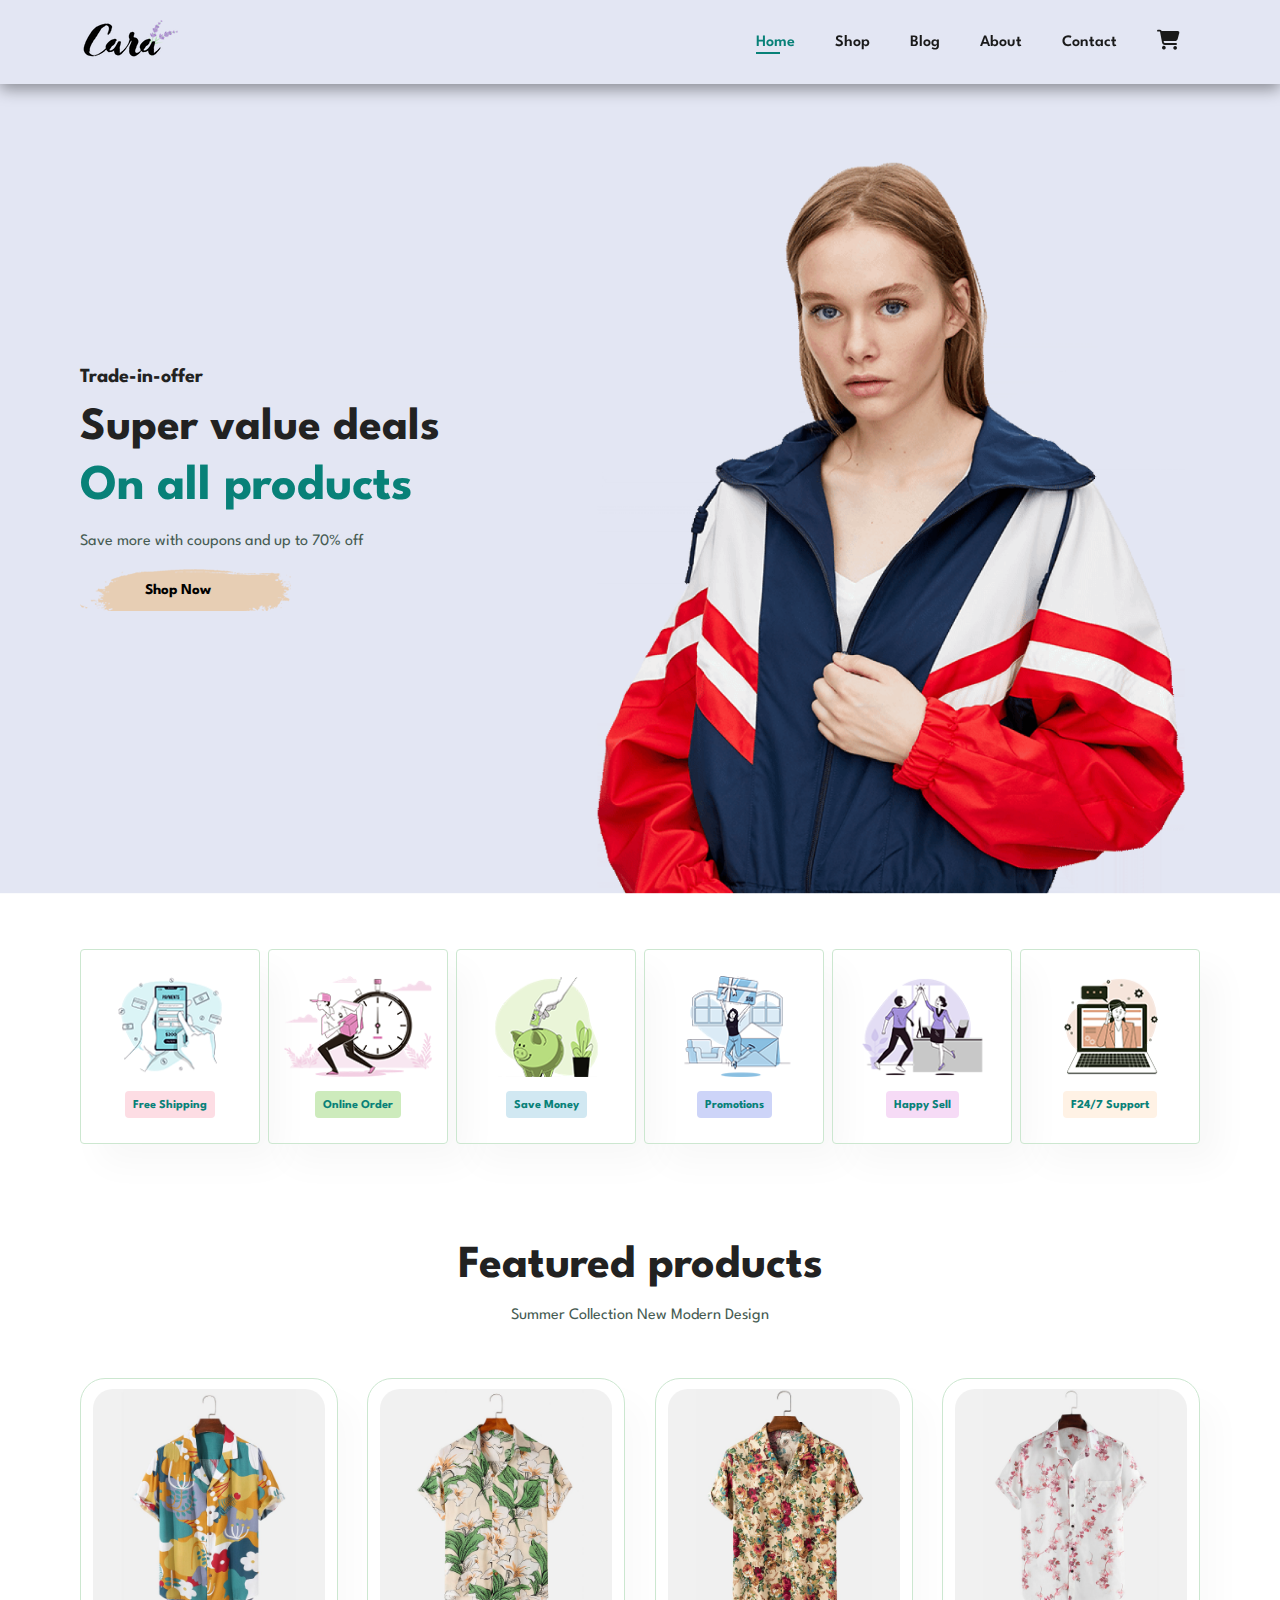
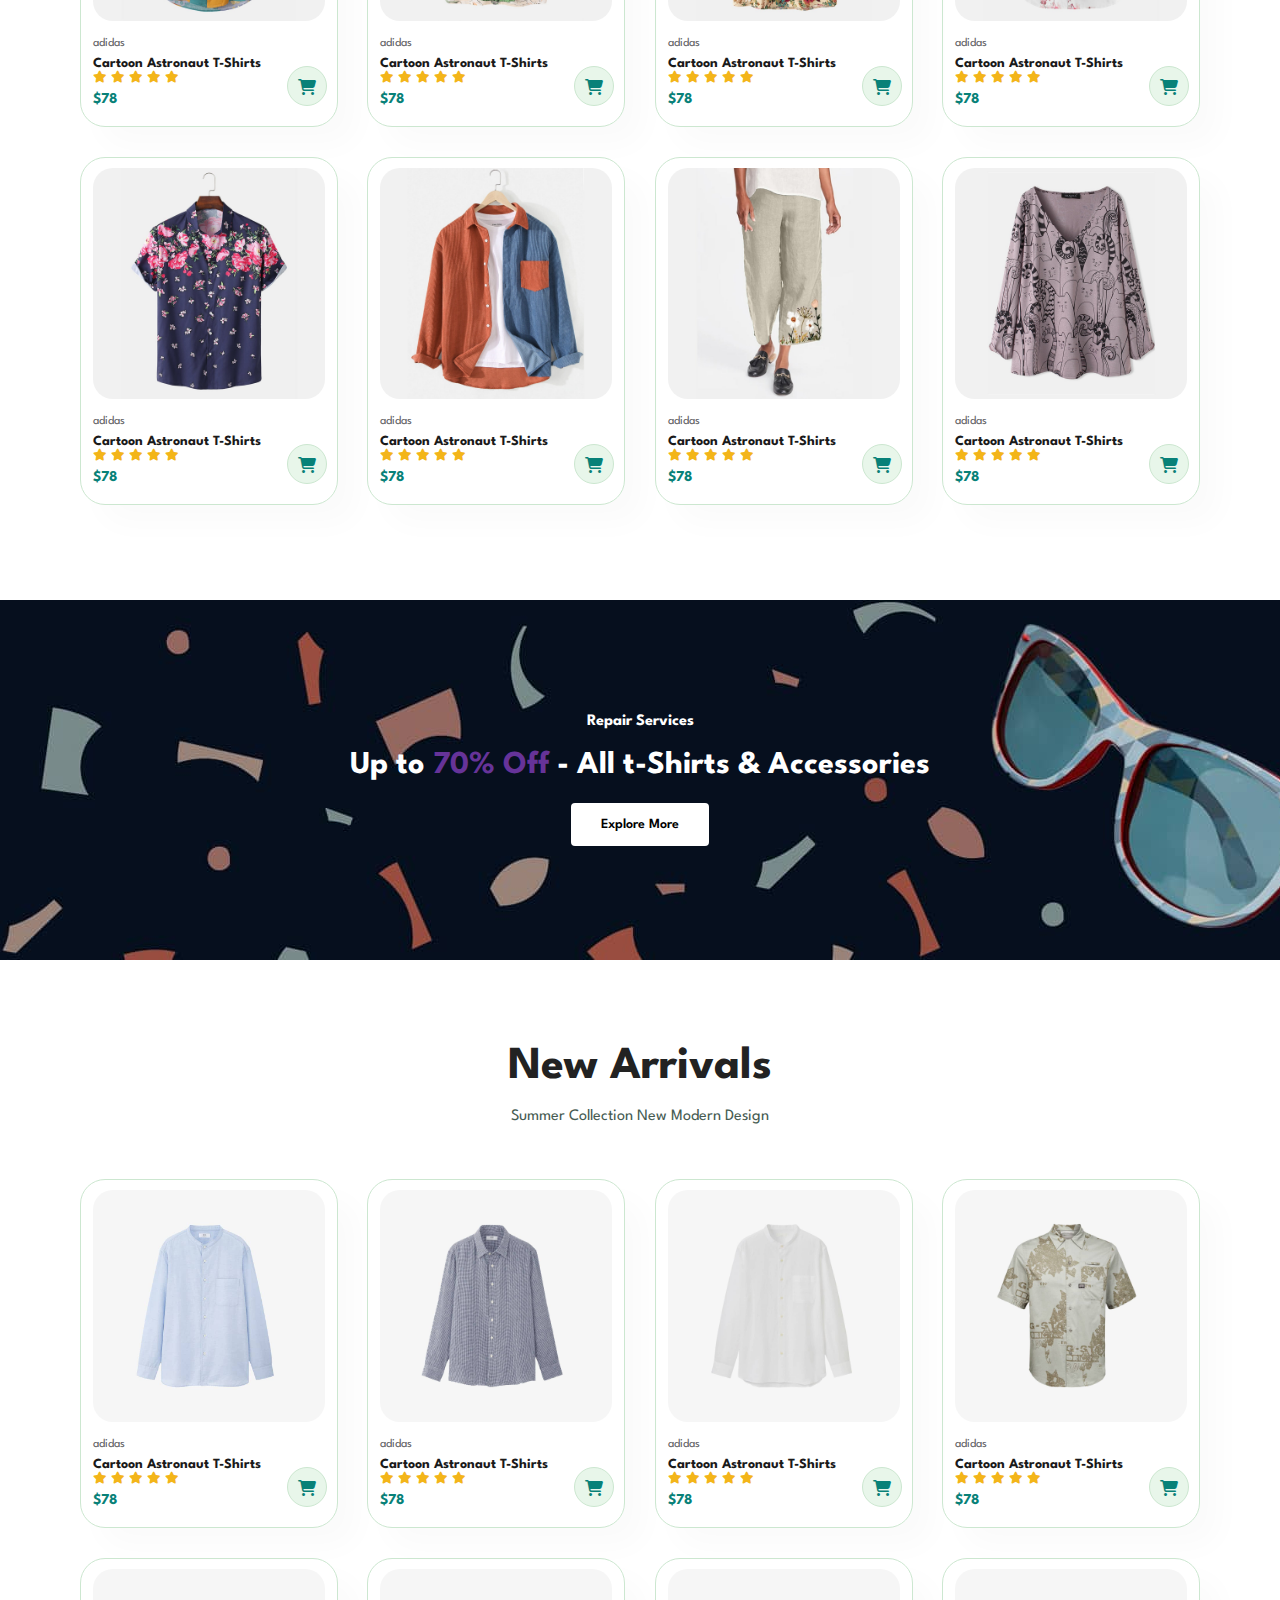
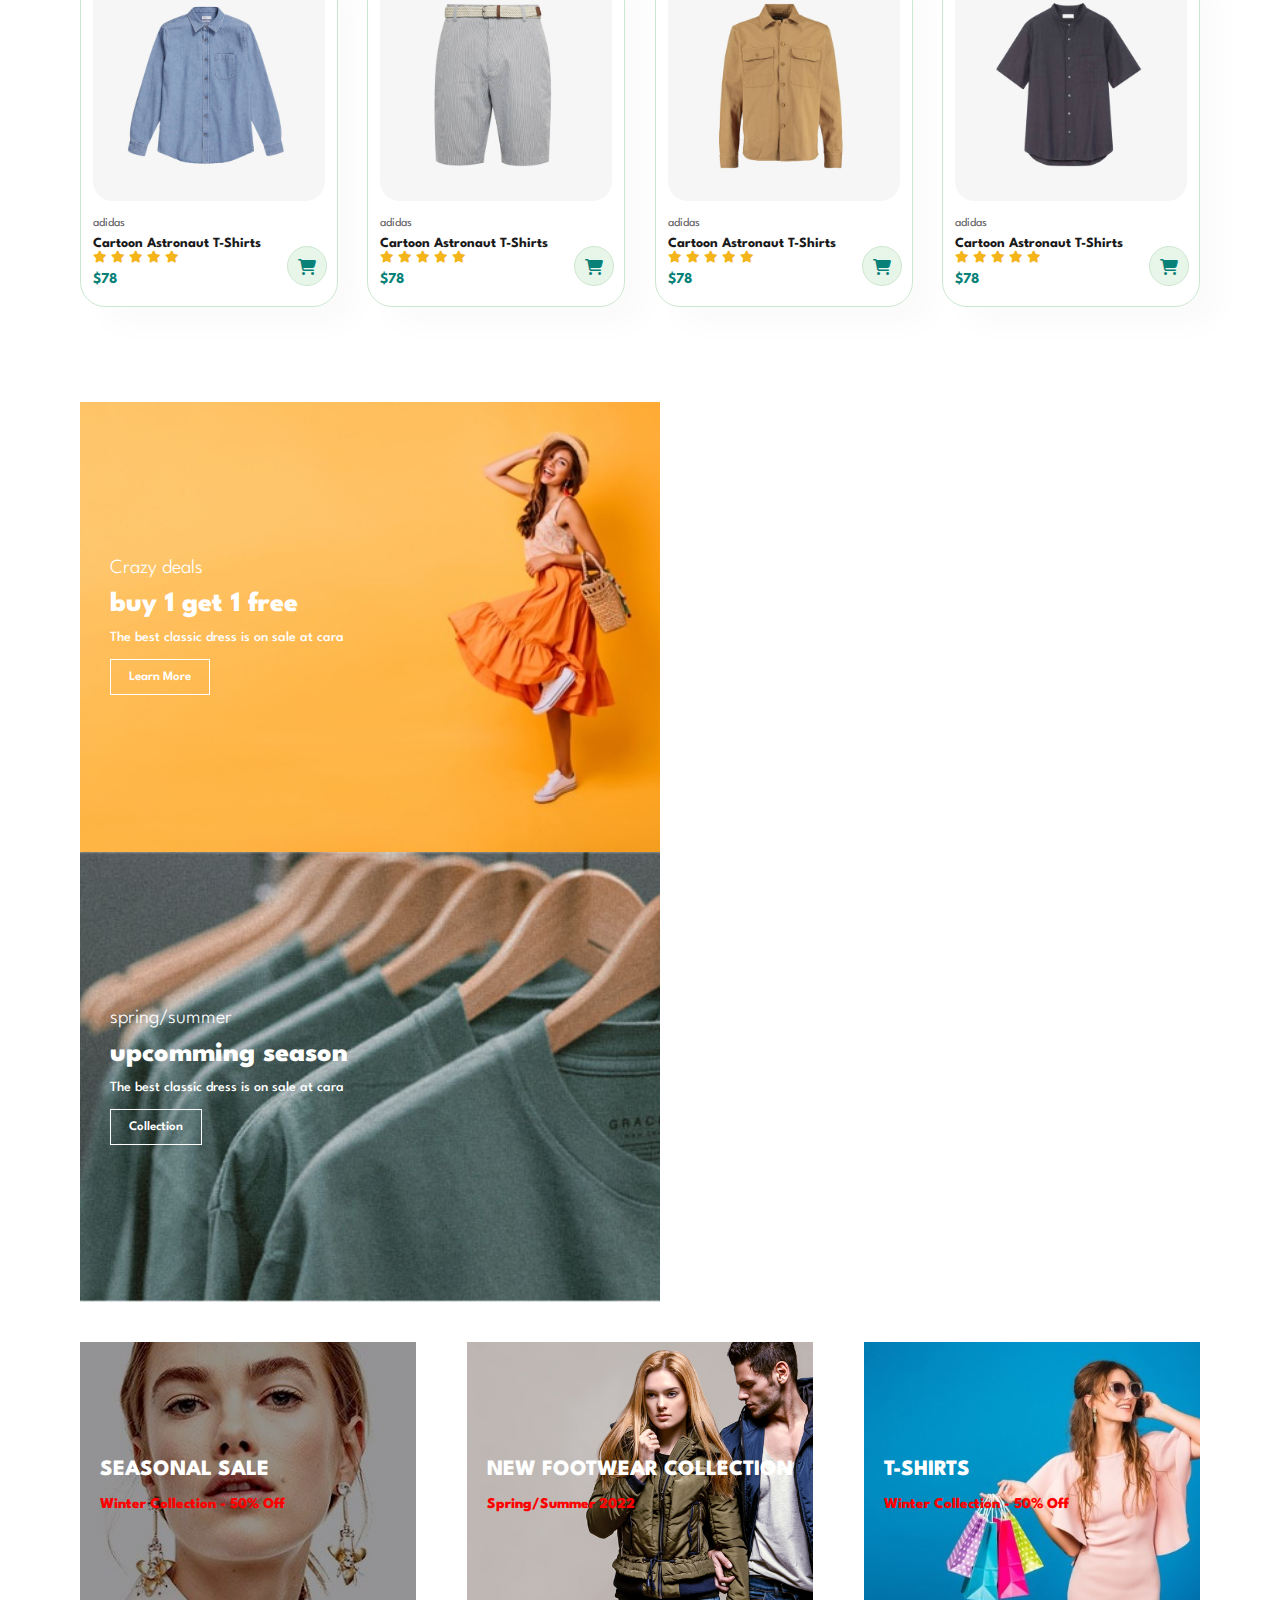
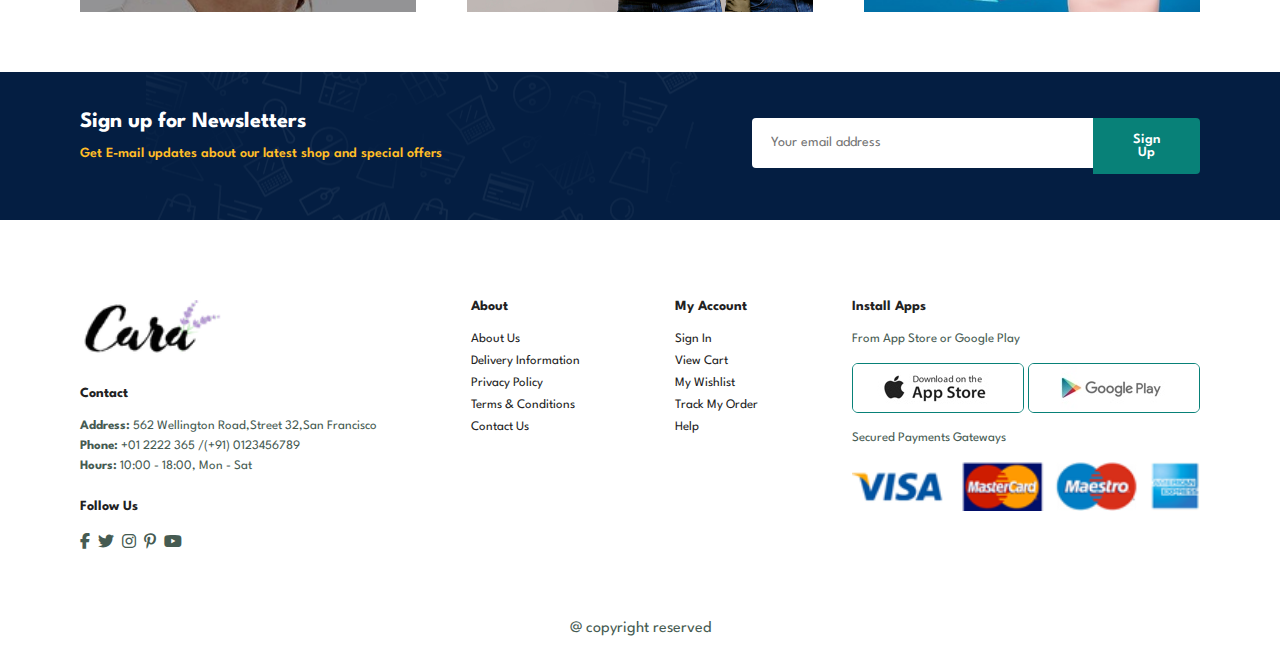
<file: Ecommerce/index.html>
<!DOCTYPE html>
<html lang="en">
  <head>
    <meta charset="UTF-8" />
    <meta name="viewport" content="width=device-width, initial-scale=1.0" />
    <title>Document</title>
    <link rel="stylesheet" href="style.css" />
    <link
      rel="stylesheet"
      href="https://cdnjs.cloudflare.com/ajax/libs/font-awesome/6.7.2/css/all.min.css"
      integrity="sha512-Evv84Mr4kqVGRNSgIGL/F/aIDqQb7xQ2vcrdIwxfjThSH8CSR7PBEakCr51Ck+w+/U6swU2Im1vVX0SVk9ABhg=="
      crossorigin="anonymous"
      referrerpolicy="no-referrer"
    />
    <link
      href="https://fonts.googleapis.com/css2?family=Spartan:wght@100;200;300;400;500;600;700;800;900&display=swap"
      rel="stylesheet"
    />
  </head>
  <body>
    <header>
      <a href="#"><img src="photo/logo.png" alt="" /></a>
      <nav>
        <ul class="navbar">
          <li><a class="active" href="index.html">Home</a></li>
          <li><a href="shop.html">Shop</a></li>
          <li><a href="blog.html">Blog</a></li>
          <li><a href="About.html">About</a></li>
          <li><a href="contact.html">Contact</a></li>
          <li>
            <a href="cart.html"
              ><i id="cart-shopping" class="fa-solid fa-cart-shopping fa-lg"></i
            ></a>
          </li>
          <a href="#" id="close"><i class="fa-solid fa-xmark fa-lg"></i></a>
        </ul>

        <div class="mobile">
          <a href="cart.html"
              ><i class="fa-solid fa-cart-shopping fa-lg cart"></i
            ></a>
            <i id="bar" class="fa-solid fa-bars fa-lg"></i>
        </div>
      </nav>
    </header>

    <section class="hero">
      <h4>Trade-in-offer</h4>
      <h2>Super value deals</h2>
      <h1>On all products</h1>
      <p>Save more with coupons and up to 70% off</p>
      <button>Shop Now</button>
    </section>

    <section class="features section-p1">
      <div class="fe-box">
        <img src="features/f1.png" alt="" />
        <h6>Free Shipping</h6>
      </div>

      <div class="fe-box">
        <img src="features/f2.png" alt="" />
        <h6>Online Order</h6>
      </div>

      <div class="fe-box">
        <img src="features/f3.png" alt="" />
        <h6>Save Money</h6>
      </div>

      <div class="fe-box">
        <img src="features/f4.png" alt="" />
        <h6>Promotions</h6>
      </div>

      <div class="fe-box">
        <img src="features/f5.png" alt="" />
        <h6>Happy Sell</h6>
      </div>

      <div class="fe-box">
        <img src="features/f6.png" alt="" />
        <h6>F24/7 Support</h6>
      </div>
    </section>

    <section id="product1" class="section-p1">
      <h2>Featured products</h2>
      <p>Summer Collection New Modern Design</p>
      <div class="pro-container">
        <div class="pro">
          <img src="/Ecommerce/product1/f1.jpg" alt="" />
          <div class="des">
            <span>adidas</span>
            <h5>Cartoon Astronaut T-Shirts</h5>
            <div>
              <i class="fas fa-star"></i>
              <i class="fas fa-star"></i>
              <i class="fas fa-star"></i>
              <i class="fas fa-star"></i>
              <i class="fas fa-star"></i>
            </div>
            <h4>$78</h4>
          </div>
          <a href="#"><i class="fa-solid fa-cart-shopping cart"></i></a>
        </div>

        <div class="pro">
          <img src="/Ecommerce/product1/f2.jpg" alt="" />
          <div class="des">
            <span>adidas</span>
            <h5>Cartoon Astronaut T-Shirts</h5>
            <div>
              <i class="fas fa-star"></i>
              <i class="fas fa-star"></i>
              <i class="fas fa-star"></i>
              <i class="fas fa-star"></i>
              <i class="fas fa-star"></i>
            </div>
            <h4>$78</h4>
          </div>
          <a href="#"><i class="fa-solid fa-cart-shopping cart"></i></a>
        </div>

        <div class="pro">
          <img src="/Ecommerce/product1/f3.jpg" alt="" />
          <div class="des">
            <span>adidas</span>
            <h5>Cartoon Astronaut T-Shirts</h5>
            <div>
              <i class="fas fa-star"></i>
              <i class="fas fa-star"></i>
              <i class="fas fa-star"></i>
              <i class="fas fa-star"></i>
              <i class="fas fa-star"></i>
            </div>
            <h4>$78</h4>
          </div>
          <a href="#"><i class="fa-solid fa-cart-shopping cart"></i></a>
        </div>

        <div class="pro">
          <img src="/Ecommerce/product1/f4.jpg" alt="" />
          <div class="des">
            <span>adidas</span>
            <h5>Cartoon Astronaut T-Shirts</h5>
            <div>
              <i class="fas fa-star"></i>
              <i class="fas fa-star"></i>
              <i class="fas fa-star"></i>
              <i class="fas fa-star"></i>
              <i class="fas fa-star"></i>
            </div>
            <h4>$78</h4>
          </div>
          <a href="#"><i class="fa-solid fa-cart-shopping cart"></i></a>
        </div>

        <div class="pro">
          <img src="/Ecommerce/product1/f5.jpg" alt="" />
          <div class="des">
            <span>adidas</span>
            <h5>Cartoon Astronaut T-Shirts</h5>
            <div>
              <i class="fas fa-star"></i>
              <i class="fas fa-star"></i>
              <i class="fas fa-star"></i>
              <i class="fas fa-star"></i>
              <i class="fas fa-star"></i>
            </div>
            <h4>$78</h4>
          </div>
          <a href="#"><i class="fa-solid fa-cart-shopping cart"></i></a>
        </div>

        <div class="pro">
          <img src="/Ecommerce/product1/f6.jpg" alt="" />
          <div class="des">
            <span>adidas</span>
            <h5>Cartoon Astronaut T-Shirts</h5>
            <div>
              <i class="fas fa-star"></i>
              <i class="fas fa-star"></i>
              <i class="fas fa-star"></i>
              <i class="fas fa-star"></i>
              <i class="fas fa-star"></i>
            </div>
            <h4>$78</h4>
          </div>
          <a href="#"><i class="fa-solid fa-cart-shopping cart"></i></a>
        </div>

        <div class="pro">
          <img src="/Ecommerce/product1/f7.jpg" alt="" />
          <div class="des">
            <span>adidas</span>
            <h5>Cartoon Astronaut T-Shirts</h5>
            <div>
              <i class="fas fa-star"></i>
              <i class="fas fa-star"></i>
              <i class="fas fa-star"></i>
              <i class="fas fa-star"></i>
              <i class="fas fa-star"></i>
            </div>
            <h4>$78</h4>
          </div>
          <a href="#"><i class="fa-solid fa-cart-shopping cart"></i></a>
        </div>

        <div class="pro">
          <img src="/Ecommerce/product1/f8.jpg" alt="" />
          <div class="des">
            <span>adidas</span>
            <h5>Cartoon Astronaut T-Shirts</h5>
            <div>
              <i class="fas fa-star"></i>
              <i class="fas fa-star"></i>
              <i class="fas fa-star"></i>
              <i class="fas fa-star"></i>
              <i class="fas fa-star"></i>
            </div>
            <h4>$78</h4>
          </div>
          <a href="#"><i class="fa-solid fa-cart-shopping cart"></i></a>
        </div>
      </div>
    </section>

    <section id="banner" class="section-m1">
      <h4>Repair Services</h4>
      <h2>Up to <span>70% Off </span>- All t-Shirts & Accessories</h2>
      <button class="normal">Explore More</button>
    </section>

    <section id="product1" class="section-p1">
      <h2>New Arrivals</h2>
      <p>Summer Collection New Modern Design</p>
      <div class="pro-container">
        <div class="pro">
          <img src="/Ecommerce/product1/n1.jpg" alt="" />
          <div class="des">
            <span>adidas</span>
            <h5>Cartoon Astronaut T-Shirts</h5>
            <div>
              <i class="fas fa-star"></i>
              <i class="fas fa-star"></i>
              <i class="fas fa-star"></i>
              <i class="fas fa-star"></i>
              <i class="fas fa-star"></i>
            </div>
            <h4>$78</h4>
          </div>
          <a href="#"><i class="fa-solid fa-cart-shopping cart"></i></a>
        </div>

        <div class="pro">
          <img src="/Ecommerce/product1/n2.jpg" alt="" />
          <div class="des">
            <span>adidas</span>
            <h5>Cartoon Astronaut T-Shirts</h5>
            <div>
              <i class="fas fa-star"></i>
              <i class="fas fa-star"></i>
              <i class="fas fa-star"></i>
              <i class="fas fa-star"></i>
              <i class="fas fa-star"></i>
            </div>
            <h4>$78</h4>
          </div>
          <a href="#"><i class="fa-solid fa-cart-shopping cart"></i></a>
        </div>

        <div class="pro">
          <img src="/Ecommerce/product1/n3.jpg" alt="" />
          <div class="des">
            <span>adidas</span>
            <h5>Cartoon Astronaut T-Shirts</h5>
            <div>
              <i class="fas fa-star"></i>
              <i class="fas fa-star"></i>
              <i class="fas fa-star"></i>
              <i class="fas fa-star"></i>
              <i class="fas fa-star"></i>
            </div>
            <h4>$78</h4>
          </div>
          <a href="#"><i class="fa-solid fa-cart-shopping cart"></i></a>
        </div>

        <div class="pro">
          <img src="/Ecommerce/product1/n4.jpg" alt="" />
          <div class="des">
            <span>adidas</span>
            <h5>Cartoon Astronaut T-Shirts</h5>
            <div>
              <i class="fas fa-star"></i>
              <i class="fas fa-star"></i>
              <i class="fas fa-star"></i>
              <i class="fas fa-star"></i>
              <i class="fas fa-star"></i>
            </div>
            <h4>$78</h4>
          </div>
          <a href="#"><i class="fa-solid fa-cart-shopping cart"></i></a>
        </div>

        <div class="pro">
          <img src="/Ecommerce/product1/n5.jpg" alt="" />
          <div class="des">
            <span>adidas</span>
            <h5>Cartoon Astronaut T-Shirts</h5>
            <div>
              <i class="fas fa-star"></i>
              <i class="fas fa-star"></i>
              <i class="fas fa-star"></i>
              <i class="fas fa-star"></i>
              <i class="fas fa-star"></i>
            </div>
            <h4>$78</h4>
          </div>
          <a href="#"><i class="fa-solid fa-cart-shopping cart"></i></a>
        </div>

        <div class="pro">
          <img src="/Ecommerce/product1/n6.jpg" alt="" />
          <div class="des">
            <span>adidas</span>
            <h5>Cartoon Astronaut T-Shirts</h5>
            <div>
              <i class="fas fa-star"></i>
              <i class="fas fa-star"></i>
              <i class="fas fa-star"></i>
              <i class="fas fa-star"></i>
              <i class="fas fa-star"></i>
            </div>
            <h4>$78</h4>
          </div>
          <a href="#"><i class="fa-solid fa-cart-shopping cart"></i></a>
        </div>

        <div class="pro">
          <img src="/Ecommerce/product1/n7.jpg" alt="" />
          <div class="des">
            <span>adidas</span>
            <h5>Cartoon Astronaut T-Shirts</h5>
            <div>
              <i class="fas fa-star"></i>
              <i class="fas fa-star"></i>
              <i class="fas fa-star"></i>
              <i class="fas fa-star"></i>
              <i class="fas fa-star"></i>
            </div>
            <h4>$78</h4>
          </div>
          <a href="#"><i class="fa-solid fa-cart-shopping cart"></i></a>
        </div>

        <div class="pro">
          <img src="/Ecommerce/product1/n8.jpg" alt="" />
          <div class="des">
            <span>adidas</span>
            <h5>Cartoon Astronaut T-Shirts</h5>
            <div>
              <i class="fas fa-star"></i>
              <i class="fas fa-star"></i>
              <i class="fas fa-star"></i>
              <i class="fas fa-star"></i>
              <i class="fas fa-star"></i>
            </div>
            <h4>$78</h4>
          </div>
          <a href="#"><i class="fa-solid fa-cart-shopping cart"></i></a>
        </div>
      </div>
    </section>

    <section id="sm-banner" class="section-p1">
      <div class="banner-box">
        <h4>Crazy deals</h4>
        <h2>buy 1 get 1 free</h2>
        <span>The best classic dress is on sale at cara</span>
        <button class="white">Learn More</button>
      </div>

      <div class="banner-box banner-box2">
        <h4>spring/summer</h4>
        <h2>upcomming season</h2>
        <span>The best classic dress is on sale at cara</span>
        <button class="white">Collection</button>
      </div>
    </section>

    <section id="banner3">
      <div class="banner-box">
        <h2>SEASONAL SALE</h2>
        <h3>Winter Collection - 50% Off</h3>
      </div>

      <div class="banner-box banner-box2">
        <h2>NEW FOOTWEAR COLLECTION</h2>
        <h3>Spring/Summer 2022</h3>
      </div>

      <div class="banner-box banner-box3">
        <h2>T-SHIRTS</h2>
        <h3>Winter Collection - 50% Off</h3>
      </div>
    </section>

    <section id="newsletter" class="section-p1 section-m1">
      <div class="newstext">
        <h4>Sign up for Newsletters</h4>
        <p>Get E-mail updates about our latest shop and <span>special offers</span></p>
      </div>

      <div class="form">
        <input type="text" name="" id="" placeholder="Your email address">
        <button class="normal">Sign Up</button>
      </div>
    </section>


    <footer class="section-p1">
      <div class="col">
        <img class="logo" src="photo/logo.png" alt="">
        <h4>Contact</h4>
        <p><strong>Address:</strong> 562 Wellington Road,Street 32,San Francisco</p>
        <p><strong>Phone:</strong> +01 2222 365 /(+91) 0123456789</p>
        <p><strong>Hours:</strong> 10:00 - 18:00, Mon - Sat</p>

        <div class="follow">
          <h4>Follow Us</h4>
          <div class="icon">
            <i class="fab fa-facebook-f"></i>
            <i class="fab fa-twitter"></i>
            <i class="fab fa-instagram"></i>
            <i class="fab fa-pinterest-p"></i>
            <i class="fab fa-youtube"></i>
          </div>
        </div>
      </div>

      <div class="col">
        <h4>About</h4>
        <a href="#">About Us</a>
        <a href="#">Delivery Information</a>
        <a href="#">Privacy Policy</a>
        <a href="#">Terms & Conditions</a>
        <a href="#">Contact Us</a>
      </div>


      <div class="col">
        <h4>My Account</h4>
        <a href="#">Sign In</a>
        <a href="#">View Cart</a>
        <a href="#">My Wishlist</a>
        <a href="#">Track My Order</a>
        <a href="#">Help</a>
      </div>

      <div class="col Install">
        <h4>Install Apps</h4>
        <p>From App Store or Google Play</p>

        <div class="row">
          <img src="pay/app.jpg" alt="">
          <img src="pay/play.jpg" alt="">
        </div>

        <p>Secured Payments Gateways</p>
        <img src="pay/pay.png" alt="">
      </div>

      
    </footer>
    <div class="copyright">
        <p>@ copyright reserved</p>
      </div>

      <script src="script.js"></script>
  </body>
</html>
</file>
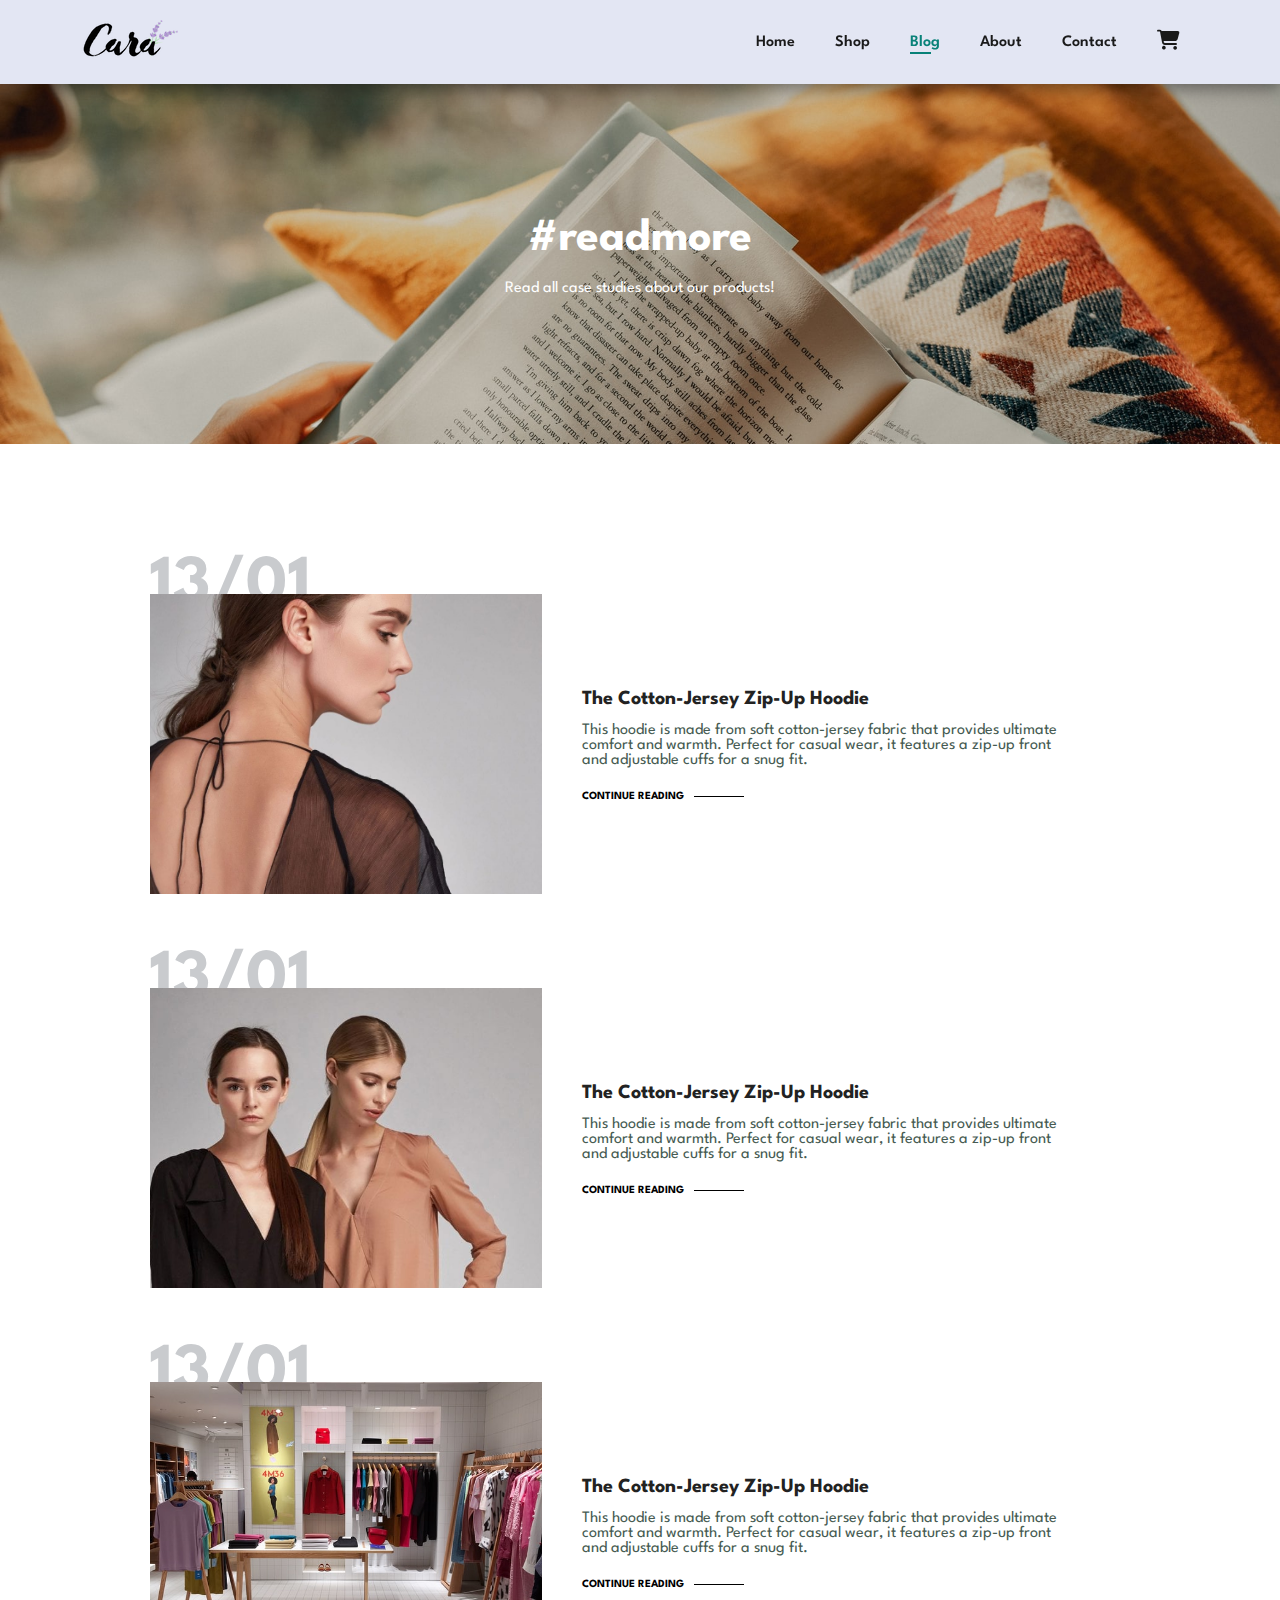
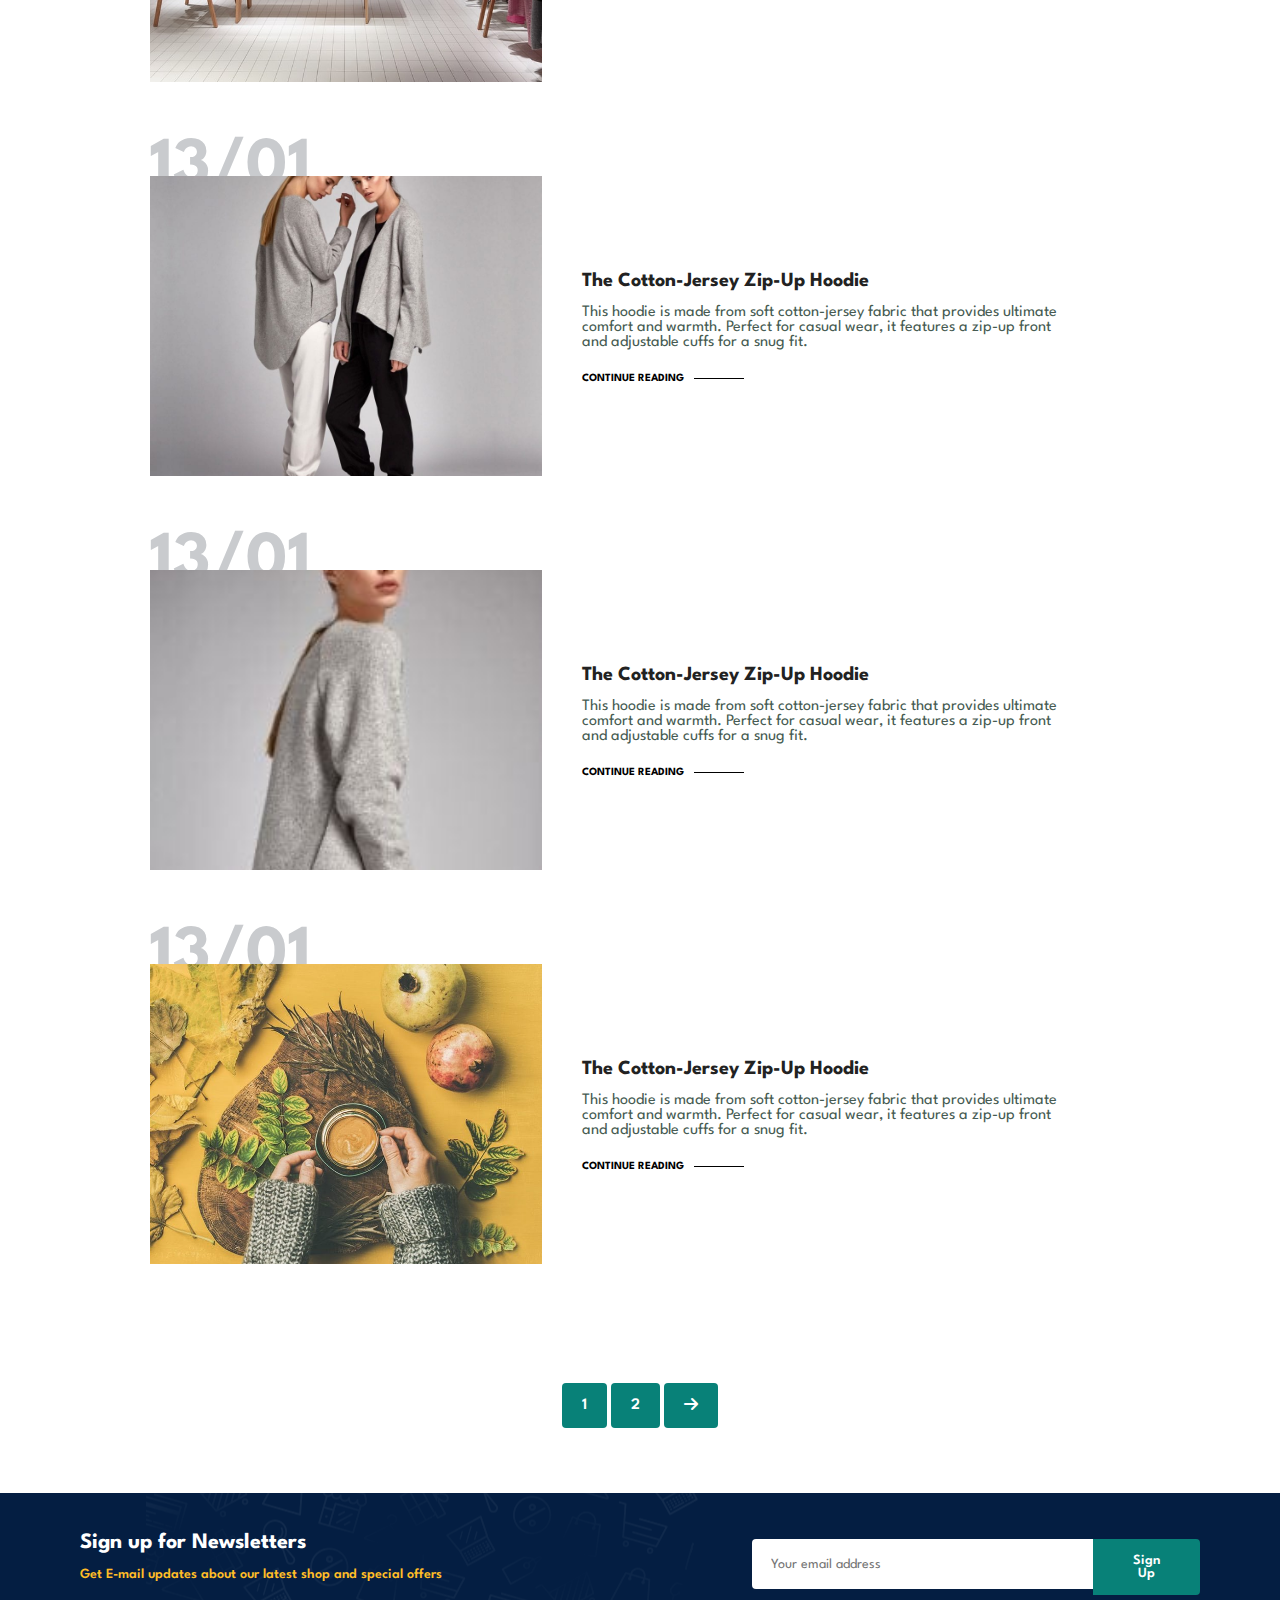
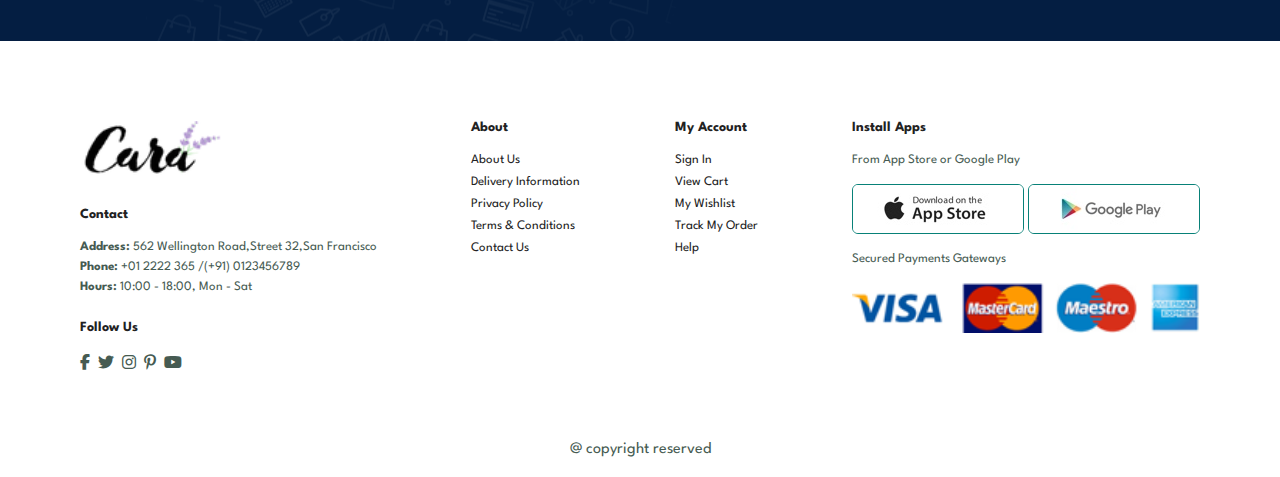
<file: Ecommerce/blog.html>
<!DOCTYPE html>
<html lang="en">
  <head>
    <meta charset="UTF-8" />
    <meta name="viewport" content="width=device-width, initial-scale=1.0" />
    <title>Document</title>
    <link rel="stylesheet" href="style.css" />
    <link
      rel="stylesheet"
      href="https://cdnjs.cloudflare.com/ajax/libs/font-awesome/6.7.2/css/all.min.css"
      integrity="sha512-Evv84Mr4kqVGRNSgIGL/F/aIDqQb7xQ2vcrdIwxfjThSH8CSR7PBEakCr51Ck+w+/U6swU2Im1vVX0SVk9ABhg=="
      crossorigin="anonymous"
      referrerpolicy="no-referrer"
    />
    <link
      href="https://fonts.googleapis.com/css2?family=Spartan:wght@100;200;300;400;500;600;700;800;900&display=swap"
      rel="stylesheet"
    />
  </head>
  <body>
    <header>
      <a href="#"><img src="photo/logo.png" alt="" /></a>
      <nav>
        <ul class="navbar">
          <li><a href="index.html">Home</a></li>
          <li><a href="shop.html">Shop</a></li>
          <li><a class="active" href="blog.html">Blog</a></li>
          <li><a href="About.html">About</a></li>
          <li><a href="contact.html">Contact</a></li>
          <li>
            <a href="cart.html"
              ><i id="cart-shopping" class="fa-solid fa-cart-shopping fa-lg"></i
            ></a>
          </li>
          <a href="#" id="close"><i class="fa-solid fa-xmark fa-lg"></i></a>
        </ul>

        <div class="mobile">
          <a href="cart.html"
              ><i class="fa-solid fa-cart-shopping fa-lg cart"></i
            ></a>
            <i id="bar" class="fa-solid fa-bars fa-lg"></i>
        </div>
      </nav>
    </header>

    <section id="page-header" class="blog-header">
      <h2>#readmore</h2>
      <p>Read all case studies about our products!</p>
    </section>

    <section id="blog">

        <div class="blog-box">
            <div class="blog-img">
                <img src="blog/b1.jpg" alt="">
            </div>
            <div class="blog-detail">
                <h4>The Cotton-Jersey Zip-Up Hoodie</h4>
                <p>This hoodie is made from soft cotton-jersey fabric that provides ultimate comfort and warmth. Perfect for casual wear, it features a zip-up front and adjustable cuffs for a snug fit.</p>
                <a href="#">CONTINUE READING</a>
            </div>

            <h1>13/01</h1>
        </div>

        <div class="blog-box">
            <div class="blog-img">
                <img src="blog/b2.jpg" alt="">
            </div>
            <div class="blog-detail">
                <h4>The Cotton-Jersey Zip-Up Hoodie</h4>
                <p>This hoodie is made from soft cotton-jersey fabric that provides ultimate comfort and warmth. Perfect for casual wear, it features a zip-up front and adjustable cuffs for a snug fit.</p>
                <a href="#">CONTINUE READING</a>
            </div>

            <h1>13/01</h1>
        </div>

        <div class="blog-box">
            <div class="blog-img">
                <img src="blog/b3.jpg" alt="">
            </div>
            <div class="blog-detail">
                <h4>The Cotton-Jersey Zip-Up Hoodie</h4>
                <p>This hoodie is made from soft cotton-jersey fabric that provides ultimate comfort and warmth. Perfect for casual wear, it features a zip-up front and adjustable cuffs for a snug fit.</p>
                <a href="#">CONTINUE READING</a>
            </div>

            <h1>13/01</h1>
        </div>

        <div class="blog-box">
            <div class="blog-img">
                <img src="blog/b4.jpg" alt="">
            </div>
            <div class="blog-detail">
                <h4>The Cotton-Jersey Zip-Up Hoodie</h4>
                <p>This hoodie is made from soft cotton-jersey fabric that provides ultimate comfort and warmth. Perfect for casual wear, it features a zip-up front and adjustable cuffs for a snug fit.</p>
                <a href="#">CONTINUE READING</a>
            </div>

            <h1>13/01</h1>
        </div>

        <div class="blog-box">
            <div class="blog-img">
                <img src="blog/b5.jpg" alt="">
            </div>
            <div class="blog-detail">
                <h4>The Cotton-Jersey Zip-Up Hoodie</h4>
                <p>This hoodie is made from soft cotton-jersey fabric that provides ultimate comfort and warmth. Perfect for casual wear, it features a zip-up front and adjustable cuffs for a snug fit.</p>
                <a href="#">CONTINUE READING</a>
            </div>

            <h1>13/01</h1>
        </div>

        <div class="blog-box">
            <div class="blog-img">
                <img src="blog/b6.jpg" alt="">
            </div>
            <div class="blog-detail">
                <h4>The Cotton-Jersey Zip-Up Hoodie</h4>
                <p>This hoodie is made from soft cotton-jersey fabric that provides ultimate comfort and warmth. Perfect for casual wear, it features a zip-up front and adjustable cuffs for a snug fit.</p>
                <a href="#">CONTINUE READING</a>
            </div>

            <h1>13/01</h1>
        </div>
    </section>

    <section id="pagination" class="section-p1">
        <a href="#">1</a>
        <a href="#">2</a>
        <a href="#"><i class="fa-solid fa-arrow-right fa-lg"></i></a>
    </section>

    <section id="newsletter" class="section-p1 section-m1">
      <div class="newstext">
        <h4>Sign up for Newsletters</h4>
        <p>Get E-mail updates about our latest shop and <span>special offers</span></p>
      </div>

      <div class="form">
        <input type="text" name="" id="" placeholder="Your email address">
        <button class="normal">Sign Up</button>
      </div>
    </section>

    <footer class="section-p1">
      <div class="col">
        <img class="logo" src="photo/logo.png" alt="">
        <h4>Contact</h4>
        <p><strong>Address:</strong> 562 Wellington Road,Street 32,San Francisco</p>
        <p><strong>Phone:</strong> +01 2222 365 /(+91) 0123456789</p>
        <p><strong>Hours:</strong> 10:00 - 18:00, Mon - Sat</p>

        <div class="follow">
          <h4>Follow Us</h4>
          <div class="icon">
            <i class="fab fa-facebook-f"></i>
            <i class="fab fa-twitter"></i>
            <i class="fab fa-instagram"></i>
            <i class="fab fa-pinterest-p"></i>
            <i class="fab fa-youtube"></i>
          </div>
        </div>
      </div>

      <div class="col">
        <h4>About</h4>
        <a href="#">About Us</a>
        <a href="#">Delivery Information</a>
        <a href="#">Privacy Policy</a>
        <a href="#">Terms & Conditions</a>
        <a href="#">Contact Us</a>
      </div>


      <div class="col">
        <h4>My Account</h4>
        <a href="#">Sign In</a>
        <a href="#">View Cart</a>
        <a href="#">My Wishlist</a>
        <a href="#">Track My Order</a>
        <a href="#">Help</a>
      </div>

      <div class="col Install">
        <h4>Install Apps</h4>
        <p>From App Store or Google Play</p>

        <div class="row">
          <img src="pay/app.jpg" alt="">
          <img src="pay/play.jpg" alt="">
        </div>

        <p>Secured Payments Gateways</p>
        <img src="pay/pay.png" alt="">
      </div>

      
    </footer>
    <div class="copyright">
        <p>@ copyright reserved</p>
      </div>

      <script src="script.js"></script>
  </body>
</html>
</file>
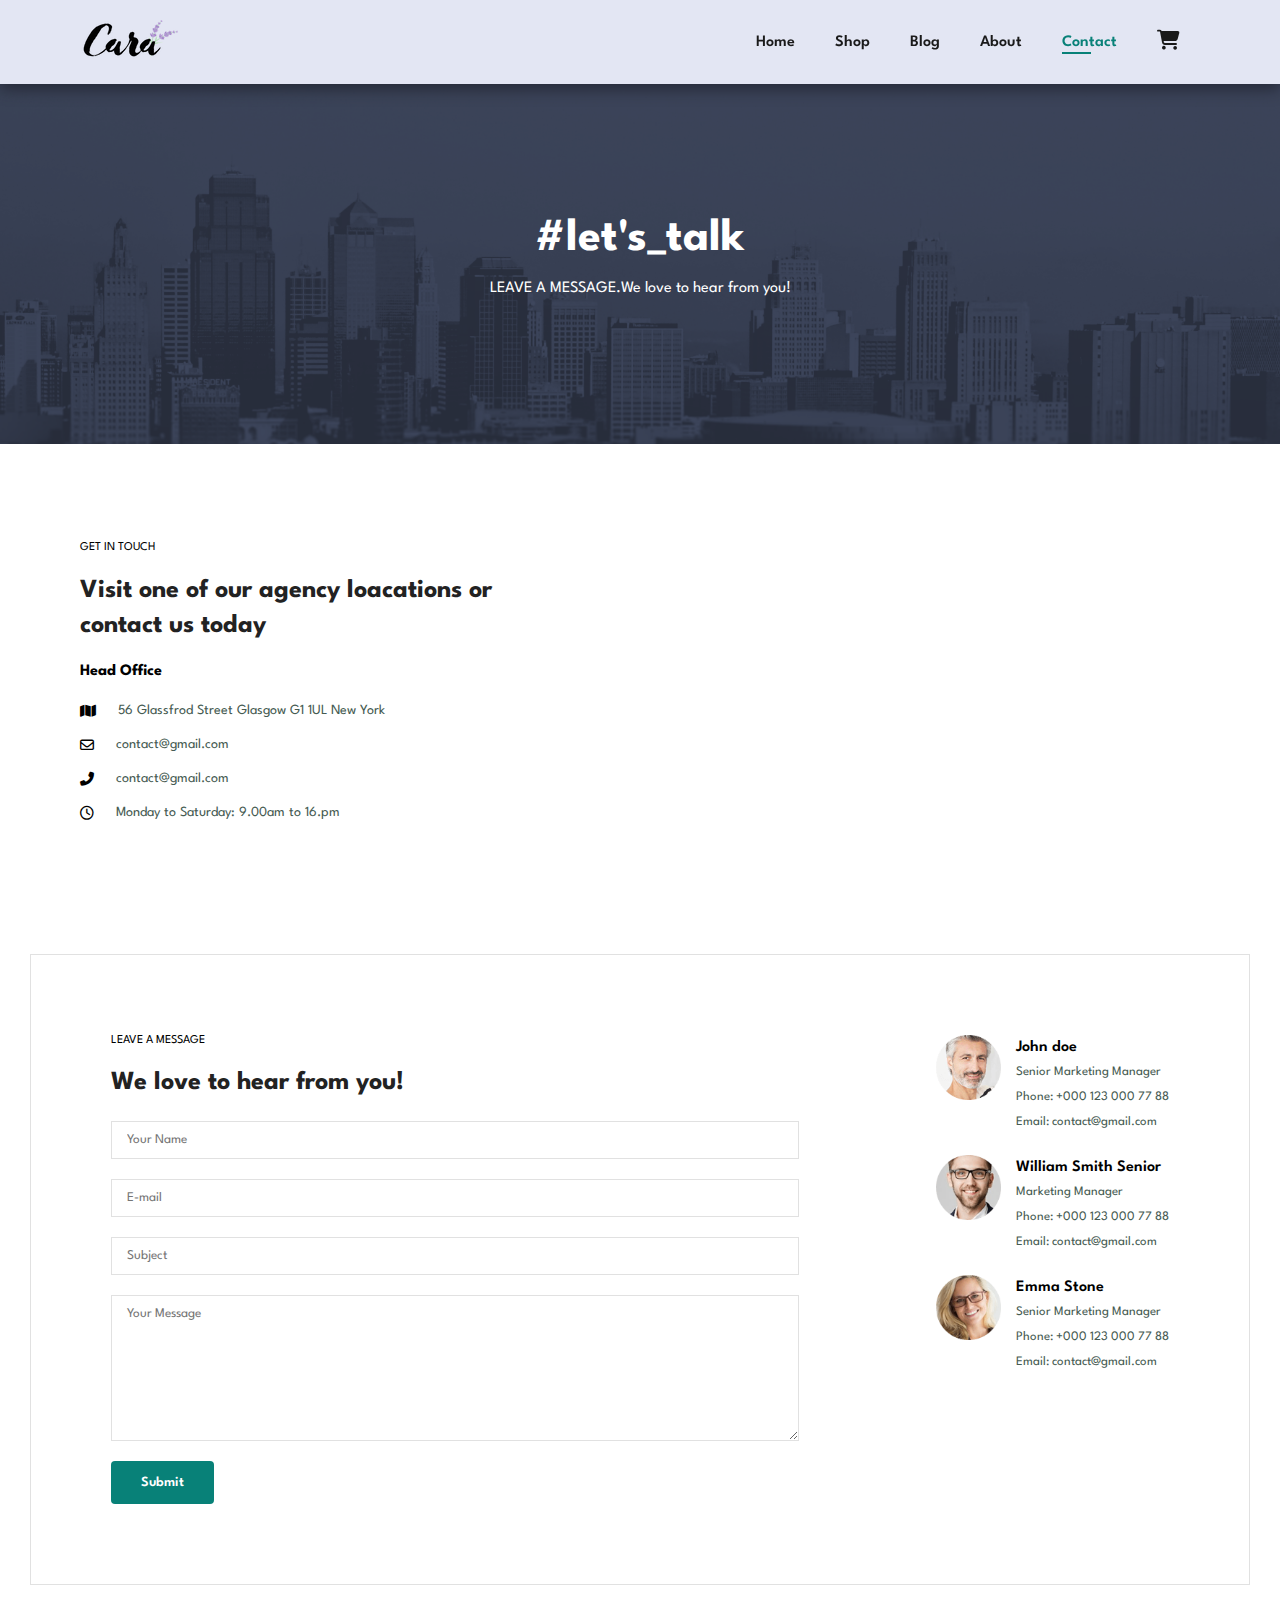
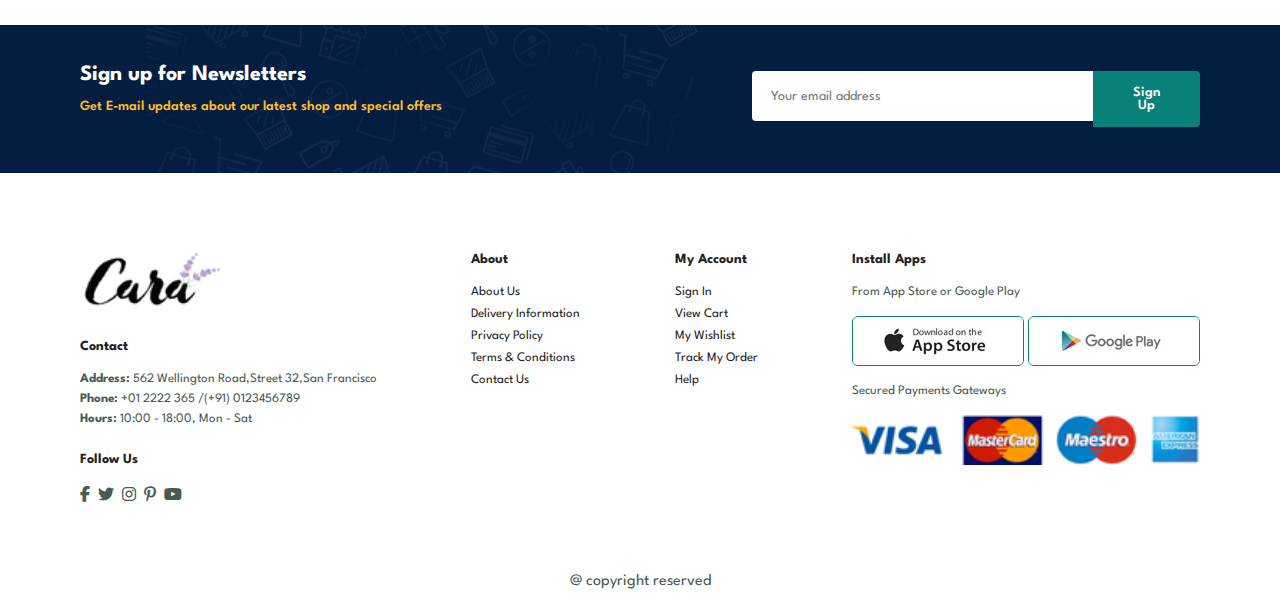
<file: Ecommerce/contact.html>
<!DOCTYPE html>
<html lang="en">
  <head>
    <meta charset="UTF-8" />
    <meta name="viewport" content="width=device-width, initial-scale=1.0" />
    <title>Document</title>
    <link rel="stylesheet" href="style.css" />
    <link
      rel="stylesheet"
      href="https://cdnjs.cloudflare.com/ajax/libs/font-awesome/6.7.2/css/all.min.css"
      integrity="sha512-Evv84Mr4kqVGRNSgIGL/F/aIDqQb7xQ2vcrdIwxfjThSH8CSR7PBEakCr51Ck+w+/U6swU2Im1vVX0SVk9ABhg=="
      crossorigin="anonymous"
      referrerpolicy="no-referrer"
    />
    <link
      href="https://fonts.googleapis.com/css2?family=Spartan:wght@100;200;300;400;500;600;700;800;900&display=swap"
      rel="stylesheet"
    />
  </head>
  <body>
    <header>
      <a href="#"><img src="photo/logo.png" alt="" /></a>
      <nav>
        <ul class="navbar">
          <li><a href="index.html">Home</a></li>
          <li><a href="shop.html">Shop</a></li>
          <li><a href="blog.html">Blog</a></li>
          <li><a href="About.html">About</a></li>
          <li><a class="active" href="contact.html">Contact</a></li>
          <li>
            <a href="cart.html"
              ><i id="cart-shopping" class="fa-solid fa-cart-shopping fa-lg"></i
            ></a>
          </li>
          <a href="#" id="close"><i class="fa-solid fa-xmark fa-lg"></i></a>
        </ul>

        <div class="mobile">
          <a href="cart.html"
            ><i class="fa-solid fa-cart-shopping fa-lg cart"></i
          ></a>
          <i id="bar" class="fa-solid fa-bars fa-lg"></i>
        </div>
      </nav>
    </header>

    <section id="page-header" class="about-header">
      <h2>#let's_talk</h2>
      <p>LEAVE A MESSAGE.We love to hear from you!</p>
    </section>

    <section id="contact-details" class="section-p1">
      <div class="details">
        <span>GET IN TOUCH</span>
        <h2>Visit one of our agency loacations or contact us today</h2>
        <h3>Head Office</h3>
        <div class="address">
          <li>
            <i class="fa-solid fa-map"></i>
            <p>56 Glassfrod Street Glasgow G1 1UL New York</p>
          </li>
          <li>
            <i class="far fa-envelope"></i>
            <p>contact@gmail.com</p>
          </li>
          <li>
            <i class="fas fa-phone-alt"></i>
            <p>contact@gmail.com</p>
          </li>
          <li>
            <i class="far fa-clock"></i>
            <p>Monday to Saturday: 9.00am to 16.pm</p>
          </li>
        </div>
      </div>

      <div class="map">
        <iframe src="https://www.google.com/maps/embed?pb=!1m18!1m12!1m3!1d3833.231853212751!2d2.1208812883879036!3d41.38090451341761!2m3!1f0!2f0!3f0!3m2!1i1024!2i768!4f13.1!3m3!1m2!1s0x12a4985fa10dff0f%3A0xb6241fdef680a002!2sLa%20Masia!5e1!3m2!1sen!2sin!4v1742127983211!5m2!1sen!2sin" width="600" height="450" style="border:0;" allowfullscreen="" loading="lazy" referrerpolicy="no-referrer-when-downgrade"></iframe>
      </div>
    </section>

    <section class="form-details">
        <div class="form">
            <span>LEAVE A MESSAGE</span>
            <h2>We love to hear from you!</h2>
            <input type="text" placeholder="Your Name">
            <input type="text" placeholder="E-mail">
            <input type="text" placeholder="Subject">
            <textarea name="" id="" cols="30" rows="10" placeholder="Your Message"></textarea>
            <button class="normal">Submit</button>
        </div>

        <div class="people">
            <div>
                <img src="people/1.png" alt="">
                <p><span>John doe</span> Senior Marketing Manager <br> Phone: +000 123 000 77 88 <br>Email: contact@gmail.com</p>
            </div>

            <div>
                <img src="people/2.png" alt="">
                <p><span>William Smith Senior</span> Marketing Manager <br> Phone: +000 123 000 77 88 <br>Email: contact@gmail.com</p>
            </div>

            <div>
                <img src="people/3.png" alt="">
                <p><span>Emma Stone</span> Senior Marketing Manager <br> Phone: +000 123 000 77 88 <br>Email: contact@gmail.com</p>
            </>
        </div>
    </section>

    <section id="newsletter" class="section-p1 section-m1">
      <div class="newstext">
        <h4>Sign up for Newsletters</h4>
        <p>
          Get E-mail updates about our latest shop and
          <span>special offers</span>
        </p>
      </div>

      <div class="form">
        <input type="text" name="" id="" placeholder="Your email address" />
        <button class="normal">Sign Up</button>
      </div>
    </section>

    <footer class="section-p1">
      <div class="col">
        <img class="logo" src="photo/logo.png" alt="" />
        <h4>Contact</h4>
        <p>
          <strong>Address:</strong> 562 Wellington Road,Street 32,San Francisco
        </p>
        <p><strong>Phone:</strong> +01 2222 365 /(+91) 0123456789</p>
        <p><strong>Hours:</strong> 10:00 - 18:00, Mon - Sat</p>

        <div class="follow">
          <h4>Follow Us</h4>
          <div class="icon">
            <i class="fab fa-facebook-f"></i>
            <i class="fab fa-twitter"></i>
            <i class="fab fa-instagram"></i>
            <i class="fab fa-pinterest-p"></i>
            <i class="fab fa-youtube"></i>
          </div>
        </div>
      </div>

      <div class="col">
        <h4>About</h4>
        <a href="#">About Us</a>
        <a href="#">Delivery Information</a>
        <a href="#">Privacy Policy</a>
        <a href="#">Terms & Conditions</a>
        <a href="#">Contact Us</a>
      </div>

      <div class="col">
        <h4>My Account</h4>
        <a href="#">Sign In</a>
        <a href="#">View Cart</a>
        <a href="#">My Wishlist</a>
        <a href="#">Track My Order</a>
        <a href="#">Help</a>
      </div>

      <div class="col Install">
        <h4>Install Apps</h4>
        <p>From App Store or Google Play</p>

        <div class="row">
          <img src="pay/app.jpg" alt="" />
          <img src="pay/play.jpg" alt="" />
        </div>

        <p>Secured Payments Gateways</p>
        <img src="pay/pay.png" alt="" />
      </div>
    </footer>
    <div class="copyright">
      <p>@ copyright reserved</p>
    </div>

    <script src="script.js"></script>
  </body>
</html>
</file>
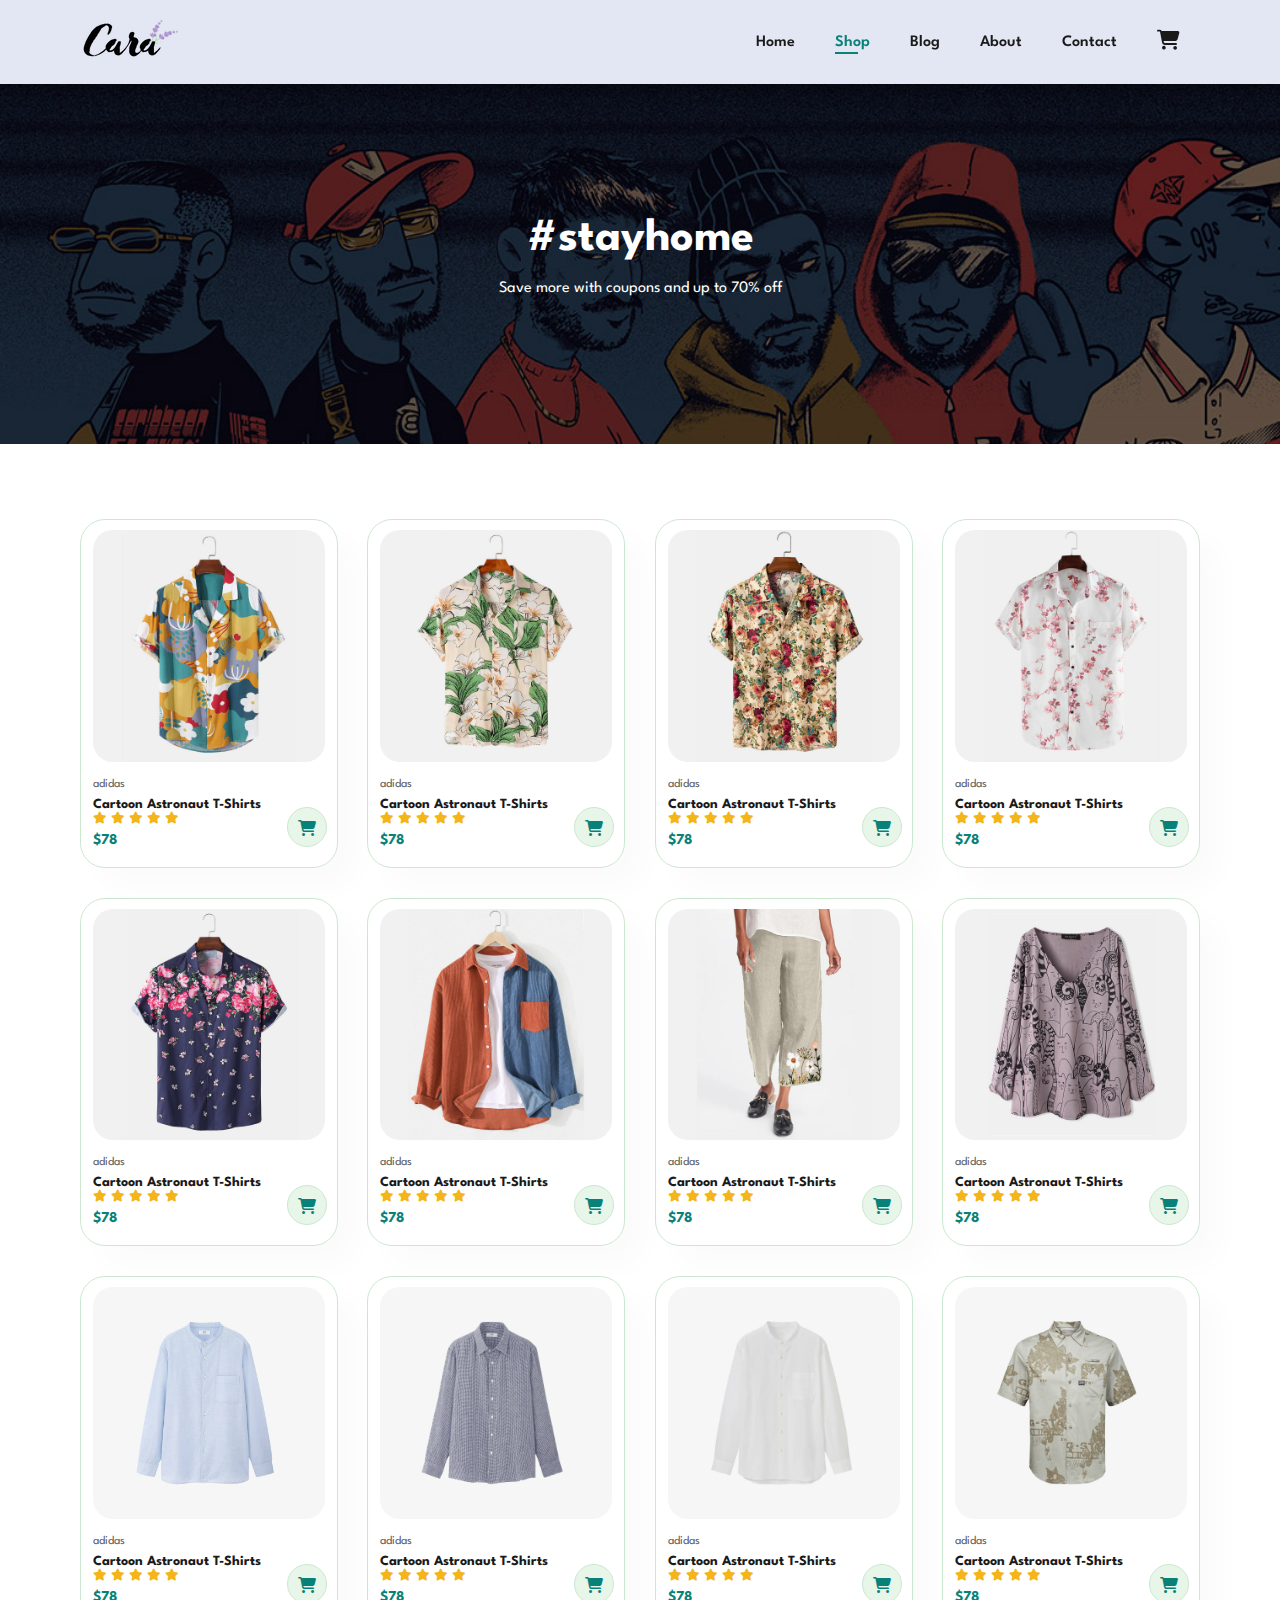
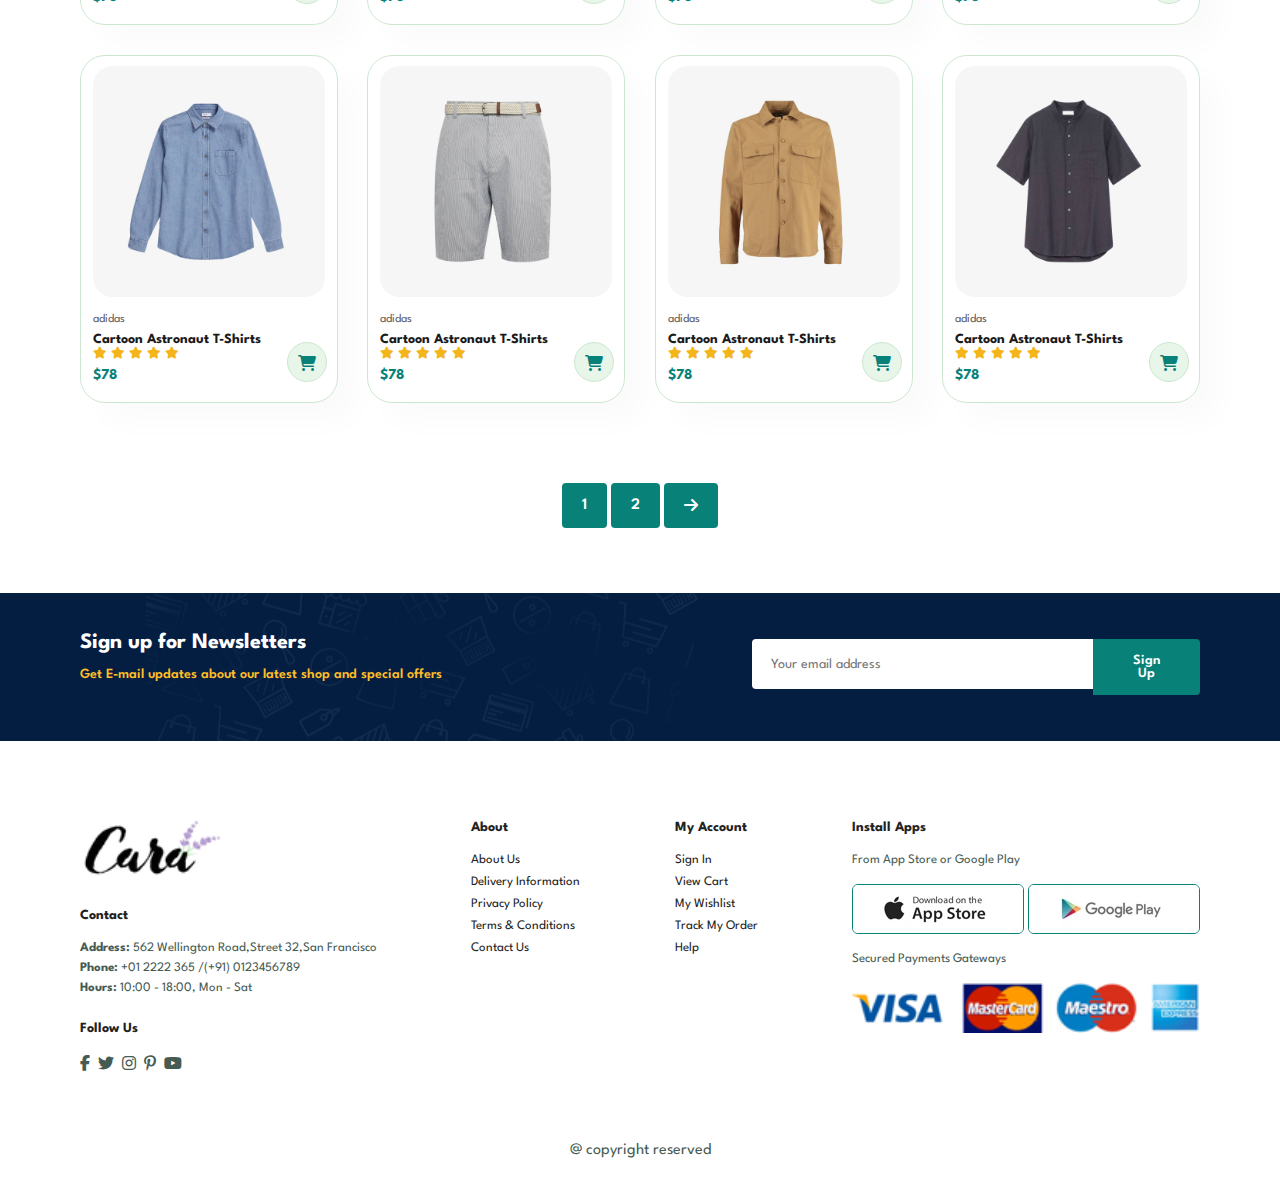
<file: Ecommerce/shop.html>
<!DOCTYPE html>
<html lang="en">
  <head>
    <meta charset="UTF-8" />
    <meta name="viewport" content="width=device-width, initial-scale=1.0" />
    <title>Document</title>
    <link rel="stylesheet" href="style.css" />
    <link
      rel="stylesheet"
      href="https://cdnjs.cloudflare.com/ajax/libs/font-awesome/6.7.2/css/all.min.css"
      integrity="sha512-Evv84Mr4kqVGRNSgIGL/F/aIDqQb7xQ2vcrdIwxfjThSH8CSR7PBEakCr51Ck+w+/U6swU2Im1vVX0SVk9ABhg=="
      crossorigin="anonymous"
      referrerpolicy="no-referrer"
    />
    <link
      href="https://fonts.googleapis.com/css2?family=Spartan:wght@100;200;300;400;500;600;700;800;900&display=swap"
      rel="stylesheet"
    />
  </head>
  <body>
    <header>
      <a href="#"><img src="photo/logo.png" alt="" /></a>
      <nav>
        <ul class="navbar">
          <li><a href="index.html">Home</a></li>
          <li><a class="active" href="shop.html">Shop</a></li>
          <li><a href="blog.html">Blog</a></li>
          <li><a href="About.html">About</a></li>
          <li><a href="contact.html">Contact</a></li>
          <li>
            <a href="cart.html"
              ><i id="cart-shopping" class="fa-solid fa-cart-shopping fa-lg"></i
            ></a>
          </li>
          <a href="#" id="close"><i class="fa-solid fa-xmark fa-lg"></i></a>
        </ul>

        <div class="mobile">
          <a href="cart.html"
              ><i class="fa-solid fa-cart-shopping fa-lg cart"></i
            ></a>
            <i id="bar" class="fa-solid fa-bars fa-lg"></i>
        </div>
      </nav>
    </header>

    <section id="page-header">
      <h2>#stayhome</h2>
      <p>Save more with coupons and up to 70% off</p>
    </section>

    <section id="product1" class="section-p1">
      
      <div class="pro-container">
        <div class="pro" onclick="window.location.href='sproduct.html' ">
          <img src="/Ecommerce/product1/f1.jpg" alt="" />
          <div class="des">
            <span>adidas</span>
            <h5>Cartoon Astronaut T-Shirts</h5>
            <div>
              <i class="fas fa-star"></i>
              <i class="fas fa-star"></i>
              <i class="fas fa-star"></i>
              <i class="fas fa-star"></i>
              <i class="fas fa-star"></i>
            </div>
            <h4>$78</h4>
          </div>
          <a href="#"><i class="fa-solid fa-cart-shopping cart"></i></a>
        </div>

        <div class="pro">
          <img src="/Ecommerce/product1/f2.jpg" alt="" />
          <div class="des">
            <span>adidas</span>
            <h5>Cartoon Astronaut T-Shirts</h5>
            <div>
              <i class="fas fa-star"></i>
              <i class="fas fa-star"></i>
              <i class="fas fa-star"></i>
              <i class="fas fa-star"></i>
              <i class="fas fa-star"></i>
            </div>
            <h4>$78</h4>
          </div>
          <a href="#"><i class="fa-solid fa-cart-shopping cart"></i></a>
        </div>

        <div class="pro">
          <img src="/Ecommerce/product1/f3.jpg" alt="" />
          <div class="des">
            <span>adidas</span>
            <h5>Cartoon Astronaut T-Shirts</h5>
            <div>
              <i class="fas fa-star"></i>
              <i class="fas fa-star"></i>
              <i class="fas fa-star"></i>
              <i class="fas fa-star"></i>
              <i class="fas fa-star"></i>
            </div>
            <h4>$78</h4>
          </div>
          <a href="#"><i class="fa-solid fa-cart-shopping cart"></i></a>
        </div>

        <div class="pro">
          <img src="/Ecommerce/product1/f4.jpg" alt="" />
          <div class="des">
            <span>adidas</span>
            <h5>Cartoon Astronaut T-Shirts</h5>
            <div>
              <i class="fas fa-star"></i>
              <i class="fas fa-star"></i>
              <i class="fas fa-star"></i>
              <i class="fas fa-star"></i>
              <i class="fas fa-star"></i>
            </div>
            <h4>$78</h4>
          </div>
          <a href="#"><i class="fa-solid fa-cart-shopping cart"></i></a>
        </div>

        <div class="pro">
          <img src="/Ecommerce/product1/f5.jpg" alt="" />
          <div class="des">
            <span>adidas</span>
            <h5>Cartoon Astronaut T-Shirts</h5>
            <div>
              <i class="fas fa-star"></i>
              <i class="fas fa-star"></i>
              <i class="fas fa-star"></i>
              <i class="fas fa-star"></i>
              <i class="fas fa-star"></i>
            </div>
            <h4>$78</h4>
          </div>
          <a href="#"><i class="fa-solid fa-cart-shopping cart"></i></a>
        </div>

        <div class="pro">
          <img src="/Ecommerce/product1/f6.jpg" alt="" />
          <div class="des">
            <span>adidas</span>
            <h5>Cartoon Astronaut T-Shirts</h5>
            <div>
              <i class="fas fa-star"></i>
              <i class="fas fa-star"></i>
              <i class="fas fa-star"></i>
              <i class="fas fa-star"></i>
              <i class="fas fa-star"></i>
            </div>
            <h4>$78</h4>
          </div>
          <a href="#"><i class="fa-solid fa-cart-shopping cart"></i></a>
        </div>

        <div class="pro">
          <img src="/Ecommerce/product1/f7.jpg" alt="" />
          <div class="des">
            <span>adidas</span>
            <h5>Cartoon Astronaut T-Shirts</h5>
            <div>
              <i class="fas fa-star"></i>
              <i class="fas fa-star"></i>
              <i class="fas fa-star"></i>
              <i class="fas fa-star"></i>
              <i class="fas fa-star"></i>
            </div>
            <h4>$78</h4>
          </div>
          <a href="#"><i class="fa-solid fa-cart-shopping cart"></i></a>
        </div>

        <div class="pro">
          <img src="/Ecommerce/product1/f8.jpg" alt="" />
          <div class="des">
            <span>adidas</span>
            <h5>Cartoon Astronaut T-Shirts</h5>
            <div>
              <i class="fas fa-star"></i>
              <i class="fas fa-star"></i>
              <i class="fas fa-star"></i>
              <i class="fas fa-star"></i>
              <i class="fas fa-star"></i>
            </div>
            <h4>$78</h4>
          </div>
          <a href="#"><i class="fa-solid fa-cart-shopping cart"></i></a>
        </div>
      
        <div class="pro">
          <img src="/Ecommerce/product1/n1.jpg" alt="" />
          <div class="des">
            <span>adidas</span>
            <h5>Cartoon Astronaut T-Shirts</h5>
            <div>
              <i class="fas fa-star"></i>
              <i class="fas fa-star"></i>
              <i class="fas fa-star"></i>
              <i class="fas fa-star"></i>
              <i class="fas fa-star"></i>
            </div>
            <h4>$78</h4>
          </div>
          <a href="#"><i class="fa-solid fa-cart-shopping cart"></i></a>
        </div>

        <div class="pro">
          <img src="/Ecommerce/product1/n2.jpg" alt="" />
          <div class="des">
            <span>adidas</span>
            <h5>Cartoon Astronaut T-Shirts</h5>
            <div>
              <i class="fas fa-star"></i>
              <i class="fas fa-star"></i>
              <i class="fas fa-star"></i>
              <i class="fas fa-star"></i>
              <i class="fas fa-star"></i>
            </div>
            <h4>$78</h4>
          </div>
          <a href="#"><i class="fa-solid fa-cart-shopping cart"></i></a>
        </div>

        <div class="pro">
          <img src="/Ecommerce/product1/n3.jpg" alt="" />
          <div class="des">
            <span>adidas</span>
            <h5>Cartoon Astronaut T-Shirts</h5>
            <div>
              <i class="fas fa-star"></i>
              <i class="fas fa-star"></i>
              <i class="fas fa-star"></i>
              <i class="fas fa-star"></i>
              <i class="fas fa-star"></i>
            </div>
            <h4>$78</h4>
          </div>
          <a href="#"><i class="fa-solid fa-cart-shopping cart"></i></a>
        </div>

        <div class="pro">
          <img src="/Ecommerce/product1/n4.jpg" alt="" />
          <div class="des">
            <span>adidas</span>
            <h5>Cartoon Astronaut T-Shirts</h5>
            <div>
              <i class="fas fa-star"></i>
              <i class="fas fa-star"></i>
              <i class="fas fa-star"></i>
              <i class="fas fa-star"></i>
              <i class="fas fa-star"></i>
            </div>
            <h4>$78</h4>
          </div>
          <a href="#"><i class="fa-solid fa-cart-shopping cart"></i></a>
        </div>

        <div class="pro">
          <img src="/Ecommerce/product1/n5.jpg" alt="" />
          <div class="des">
            <span>adidas</span>
            <h5>Cartoon Astronaut T-Shirts</h5>
            <div>
              <i class="fas fa-star"></i>
              <i class="fas fa-star"></i>
              <i class="fas fa-star"></i>
              <i class="fas fa-star"></i>
              <i class="fas fa-star"></i>
            </div>
            <h4>$78</h4>
          </div>
          <a href="#"><i class="fa-solid fa-cart-shopping cart"></i></a>
        </div>

        <div class="pro">
          <img src="/Ecommerce/product1/n6.jpg" alt="" />
          <div class="des">
            <span>adidas</span>
            <h5>Cartoon Astronaut T-Shirts</h5>
            <div>
              <i class="fas fa-star"></i>
              <i class="fas fa-star"></i>
              <i class="fas fa-star"></i>
              <i class="fas fa-star"></i>
              <i class="fas fa-star"></i>
            </div>
            <h4>$78</h4>
          </div>
          <a href="#"><i class="fa-solid fa-cart-shopping cart"></i></a>
        </div>

        <div class="pro">
          <img src="/Ecommerce/product1/n7.jpg" alt="" />
          <div class="des">
            <span>adidas</span>
            <h5>Cartoon Astronaut T-Shirts</h5>
            <div>
              <i class="fas fa-star"></i>
              <i class="fas fa-star"></i>
              <i class="fas fa-star"></i>
              <i class="fas fa-star"></i>
              <i class="fas fa-star"></i>
            </div>
            <h4>$78</h4>
          </div>
          <a href="#"><i class="fa-solid fa-cart-shopping cart"></i></a>
        </div>

        <div class="pro">
          <img src="/Ecommerce/product1/n8.jpg" alt="" />
          <div class="des">
            <span>adidas</span>
            <h5>Cartoon Astronaut T-Shirts</h5>
            <div>
              <i class="fas fa-star"></i>
              <i class="fas fa-star"></i>
              <i class="fas fa-star"></i>
              <i class="fas fa-star"></i>
              <i class="fas fa-star"></i>
            </div>
            <h4>$78</h4>
          </div>
          <a href="#"><i class="fa-solid fa-cart-shopping cart"></i></a>
        </div>
      </div>
    </section>

    <section id="pagination" class="section-p1">
        <a href="#">1</a>
        <a href="#">2</a>
        <a href="#"><i class="fa-solid fa-arrow-right fa-lg"></i></a>
    </section>

    <section id="newsletter" class="section-p1 section-m1">
      <div class="newstext">
        <h4>Sign up for Newsletters</h4>
        <p>Get E-mail updates about our latest shop and <span>special offers</span></p>
      </div>

      <div class="form">
        <input type="text" name="" id="" placeholder="Your email address">
        <button class="normal">Sign Up</button>
      </div>
    </section>

    <footer class="section-p1">
      <div class="col">
        <img class="logo" src="photo/logo.png" alt="">
        <h4>Contact</h4>
        <p><strong>Address:</strong> 562 Wellington Road,Street 32,San Francisco</p>
        <p><strong>Phone:</strong> +01 2222 365 /(+91) 0123456789</p>
        <p><strong>Hours:</strong> 10:00 - 18:00, Mon - Sat</p>

        <div class="follow">
          <h4>Follow Us</h4>
          <div class="icon">
            <i class="fab fa-facebook-f"></i>
            <i class="fab fa-twitter"></i>
            <i class="fab fa-instagram"></i>
            <i class="fab fa-pinterest-p"></i>
            <i class="fab fa-youtube"></i>
          </div>
        </div>
      </div>

      <div class="col">
        <h4>About</h4>
        <a href="#">About Us</a>
        <a href="#">Delivery Information</a>
        <a href="#">Privacy Policy</a>
        <a href="#">Terms & Conditions</a>
        <a href="#">Contact Us</a>
      </div>


      <div class="col">
        <h4>My Account</h4>
        <a href="#">Sign In</a>
        <a href="#">View Cart</a>
        <a href="#">My Wishlist</a>
        <a href="#">Track My Order</a>
        <a href="#">Help</a>
      </div>

      <div class="col Install">
        <h4>Install Apps</h4>
        <p>From App Store or Google Play</p>

        <div class="row">
          <img src="pay/app.jpg" alt="">
          <img src="pay/play.jpg" alt="">
        </div>

        <p>Secured Payments Gateways</p>
        <img src="pay/pay.png" alt="">
      </div>

      
    </footer>
    <div class="copyright">
        <p>@ copyright reserved</p>
      </div>

      <script src="script.js"></script>
  </body>
</html>
</file>
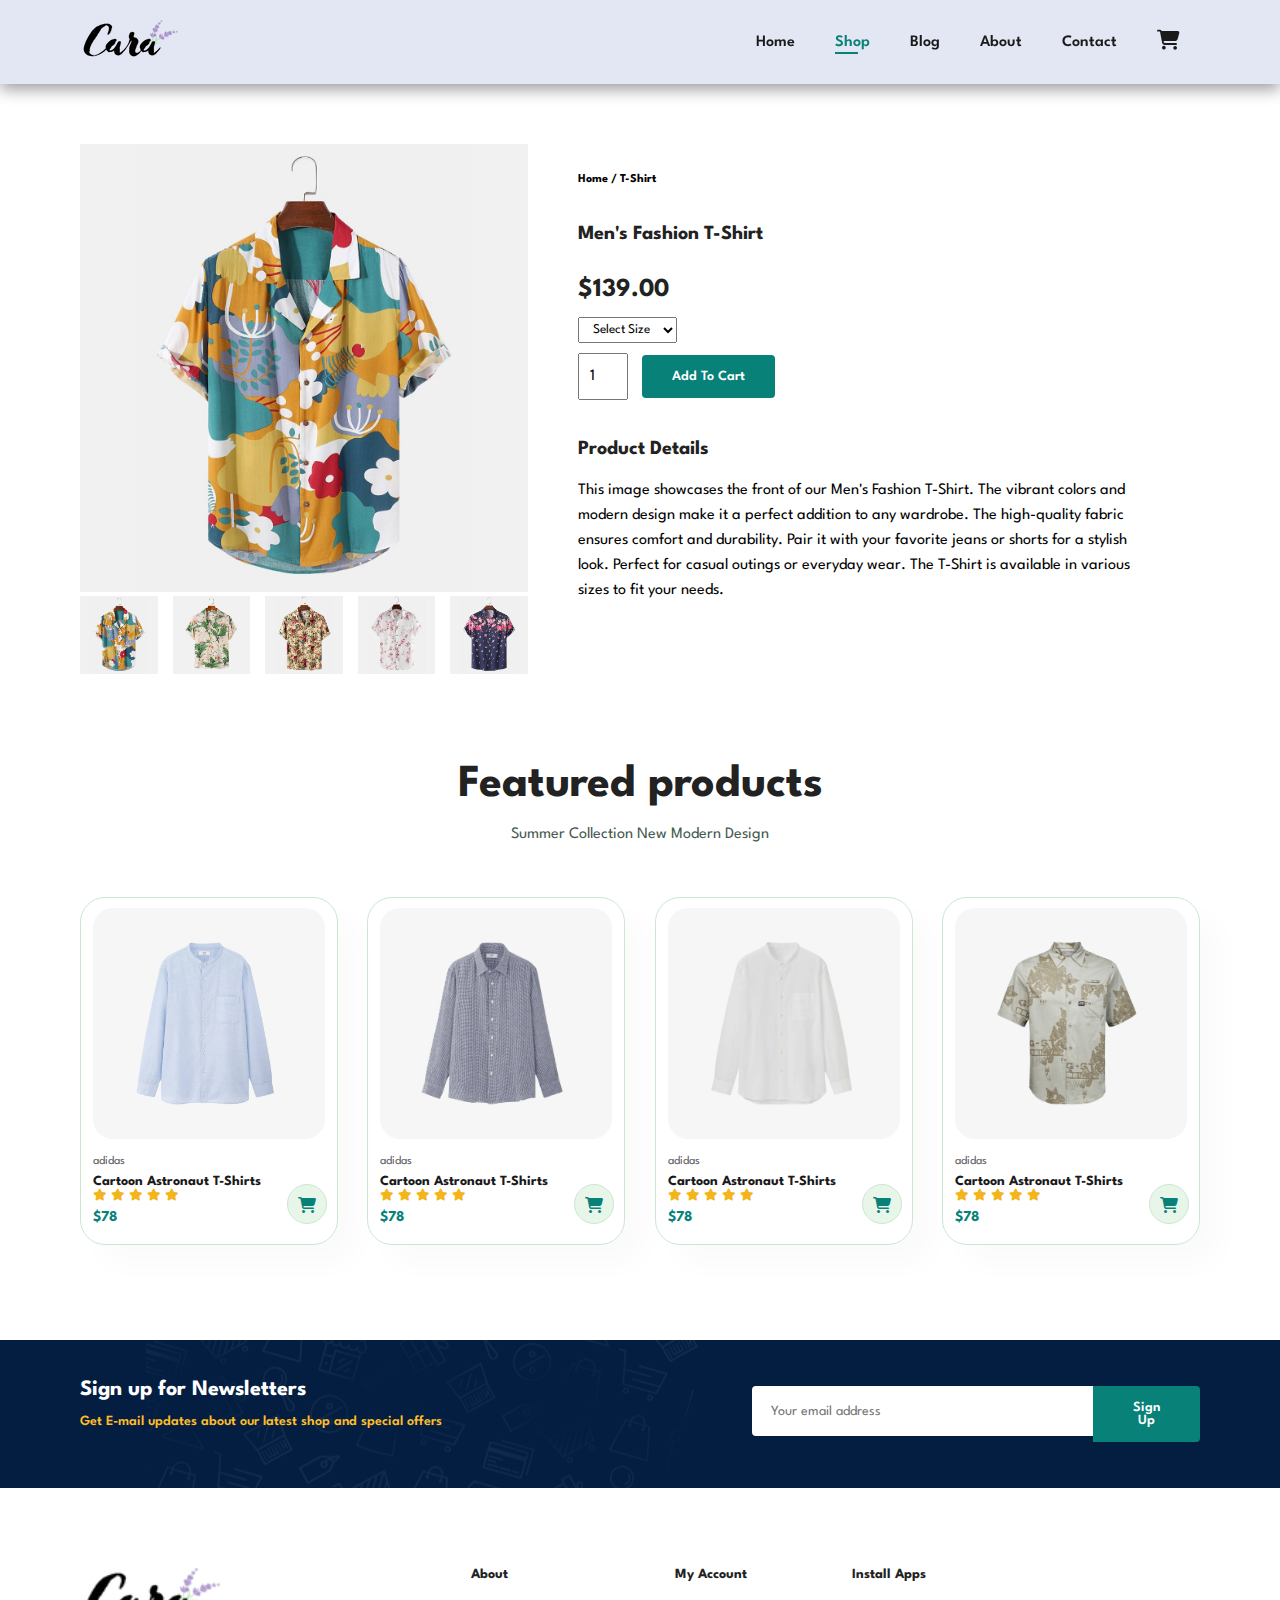
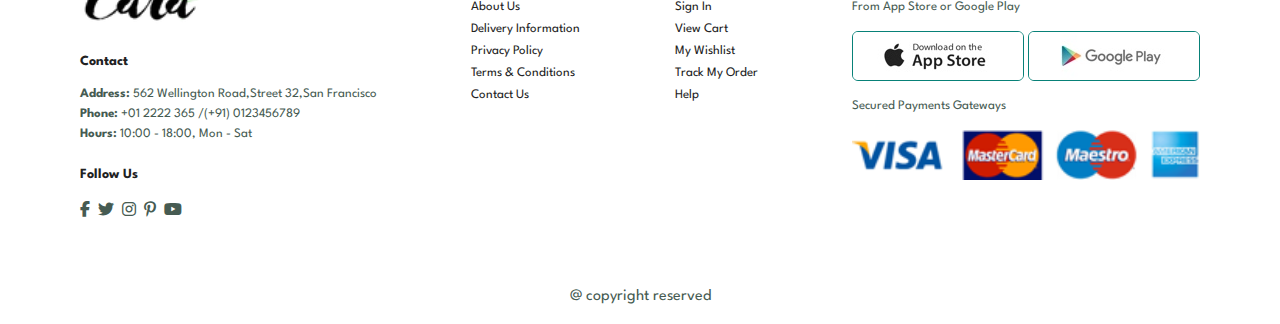
<file: Ecommerce/sproduct.html>
<!DOCTYPE html>
<html lang="en">
  <head>
    <meta charset="UTF-8" />
    <meta name="viewport" content="width=device-width, initial-scale=1.0" />
    <title>Document</title>
    <link rel="stylesheet" href="style.css" />
    <link
      rel="stylesheet"
      href="https://cdnjs.cloudflare.com/ajax/libs/font-awesome/6.7.2/css/all.min.css"
      integrity="sha512-Evv84Mr4kqVGRNSgIGL/F/aIDqQb7xQ2vcrdIwxfjThSH8CSR7PBEakCr51Ck+w+/U6swU2Im1vVX0SVk9ABhg=="
      crossorigin="anonymous"
      referrerpolicy="no-referrer"
    />
    <link
      href="https://fonts.googleapis.com/css2?family=Spartan:wght@100;200;300;400;500;600;700;800;900&display=swap"
      rel="stylesheet"
    />
  </head>
  <body>
    <header>
      <a href="#"><img src="photo/logo.png" alt="" /></a>
      <nav>
        <ul class="navbar">
          <li><a href="index.html">Home</a></li>
          <li><a class="active" href="shop.html">Shop</a></li>
          <li><a href="blog.html">Blog</a></li>
          <li><a href="About.html">About</a></li>
          <li><a href="contact.html">Contact</a></li>
          <li>
            <a href="cart.html"
              ><i id="cart-shopping" class="fa-solid fa-cart-shopping fa-lg"></i
            ></a>
          </li>
          <a href="#" id="close"><i class="fa-solid fa-xmark fa-lg"></i></a>
        </ul>

        <div class="mobile">
          <a href="cart.html"
            ><i class="fa-solid fa-cart-shopping fa-lg cart"></i
          ></a>
          <i id="bar" class="fa-solid fa-bars fa-lg"></i>
        </div>
      </nav>
    </header>

    <section id="prodetails" class="section-p1">
      <div class="single-pro-image">
        <img src="product1/f1.jpg" width="100%" id="main-img" alt="" />
        <div class="small-img-group">
          <div class="small-img-col">
            <img src="product1/f1.jpg" width="100%" class="small-img" alt="" />
          </div>

          <div class="small-img-col">
            <img src="product1/f2.jpg" width="100%" class="small-img" alt="" />
          </div>

          <div class="small-img-col">
            <img src="product1/f3.jpg" width="100%" class="small-img" alt="" />
          </div>

          <div class="small-img-col">
            <img src="product1/f4.jpg" width="100%" class="small-img" alt="" />
          </div>

          <div class="small-img-col">
            <img src="product1/f5.jpg" width="100%" class="small-img" alt="" />
          </div>
        </div>
      </div>

      <div class="single-pro-details">
        <h6>Home / T-Shirt</h6>
        <h4>Men's Fashion T-Shirt</h4>
        <h2>$139.00</h2>
        <select>
          <option value="">Select Size</option>
          <option value="">XL</option>
          <option value="">XXL</option>
          <option value="">Small</option>
          <option value="">Large</option>
        </select>
        <input type="number" value="1" />
        <button class="normal">Add To Cart</button>
        <h4>Product Details</h4>
        <span
          >This image showcases the front of our Men's Fashion T-Shirt. The
          vibrant colors and modern design make it a perfect addition to any
          wardrobe. The high-quality fabric ensures comfort and durability. Pair
          it with your favorite jeans or shorts for a stylish look. Perfect for
          casual outings or everyday wear. The T-Shirt is available in various
          sizes to fit your needs.</span
        >
      </div>
    </section>
    
    <section id="product1" class="section-p1">
        <h2>Featured products</h2>
        <p>Summer Collection New Modern Design</p>
        <div class="pro-container">
          <div class="pro">
            <img src="/Ecommerce/product1/n1.jpg" alt="" />
            <div class="des">
              <span>adidas</span>
              <h5>Cartoon Astronaut T-Shirts</h5>
              <div>
                <i class="fas fa-star"></i>
                <i class="fas fa-star"></i>
                <i class="fas fa-star"></i>
                <i class="fas fa-star"></i>
                <i class="fas fa-star"></i>
              </div>
              <h4>$78</h4>
            </div>
            <a href="#"><i class="fa-solid fa-cart-shopping cart"></i></a>
          </div>
  
          <div class="pro">
            <img src="/Ecommerce/product1/n2.jpg" alt="" />
            <div class="des">
              <span>adidas</span>
              <h5>Cartoon Astronaut T-Shirts</h5>
              <div>
                <i class="fas fa-star"></i>
                <i class="fas fa-star"></i>
                <i class="fas fa-star"></i>
                <i class="fas fa-star"></i>
                <i class="fas fa-star"></i>
              </div>
              <h4>$78</h4>
            </div>
            <a href="#"><i class="fa-solid fa-cart-shopping cart"></i></a>
          </div>
  
          <div class="pro">
            <img src="/Ecommerce/product1/n3.jpg" alt="" />
            <div class="des">
              <span>adidas</span>
              <h5>Cartoon Astronaut T-Shirts</h5>
              <div>
                <i class="fas fa-star"></i>
                <i class="fas fa-star"></i>
                <i class="fas fa-star"></i>
                <i class="fas fa-star"></i>
                <i class="fas fa-star"></i>
              </div>
              <h4>$78</h4>
            </div>
            <a href="#"><i class="fa-solid fa-cart-shopping cart"></i></a>
          </div>
  
          <div class="pro">
            <img src="/Ecommerce/product1/n4.jpg" alt="" />
            <div class="des">
              <span>adidas</span>
              <h5>Cartoon Astronaut T-Shirts</h5>
              <div>
                <i class="fas fa-star"></i>
                <i class="fas fa-star"></i>
                <i class="fas fa-star"></i>
                <i class="fas fa-star"></i>
                <i class="fas fa-star"></i>
              </div>
              <h4>$78</h4>
            </div>
            <a href="#"><i class="fa-solid fa-cart-shopping cart"></i></a>
          </div>
        </div>
      </section>

    <section id="newsletter" class="section-p1 section-m1">
      <div class="newstext">
        <h4>Sign up for Newsletters</h4>
        <p>
          Get E-mail updates about our latest shop and
          <span>special offers</span>
        </p>
      </div>

      <div class="form">
        <input type="text" name="" id="" placeholder="Your email address" />
        <button class="normal">Sign Up</button>
      </div>
    </section>

    <footer class="section-p1">
      <div class="col">
        <img class="logo" src="photo/logo.png" alt="" />
        <h4>Contact</h4>
        <p>
          <strong>Address:</strong> 562 Wellington Road,Street 32,San Francisco
        </p>
        <p><strong>Phone:</strong> +01 2222 365 /(+91) 0123456789</p>
        <p><strong>Hours:</strong> 10:00 - 18:00, Mon - Sat</p>

        <div class="follow">
          <h4>Follow Us</h4>
          <div class="icon">
            <i class="fab fa-facebook-f"></i>
            <i class="fab fa-twitter"></i>
            <i class="fab fa-instagram"></i>
            <i class="fab fa-pinterest-p"></i>
            <i class="fab fa-youtube"></i>
          </div>
        </div>
      </div>

      <div class="col">
        <h4>About</h4>
        <a href="#">About Us</a>
        <a href="#">Delivery Information</a>
        <a href="#">Privacy Policy</a>
        <a href="#">Terms & Conditions</a>
        <a href="#">Contact Us</a>
      </div>

      <div class="col">
        <h4>My Account</h4>
        <a href="#">Sign In</a>
        <a href="#">View Cart</a>
        <a href="#">My Wishlist</a>
        <a href="#">Track My Order</a>
        <a href="#">Help</a>
      </div>

      <div class="col Install">
        <h4>Install Apps</h4>
        <p>From App Store or Google Play</p>

        <div class="row">
          <img src="pay/app.jpg" alt="" />
          <img src="pay/play.jpg" alt="" />
        </div>

        <p>Secured Payments Gateways</p>
        <img src="pay/pay.png" alt="" />
      </div>
    </footer>
    <div class="copyright">
      <p>@ copyright reserved</p>
    </div>

    <script>
        let mainimg = document.querySelector("#main-img");
        let smallimg = document.querySelectorAll(".small-img")

        smallimg.forEach((sm_img,index) => {
            sm_img.addEventListener("click", () => {
                mainimg.src = `product1/f${index+1}.jpg`;
            })
        })
    </script>

    <script src="script.js"></script>
  </body>
</html>
</file>
<file: Ecommerce/style.css>
* {
  margin: 0;
  padding: 0;
  box-sizing: border-box;
  font-family: "Spartan", sans-serif;
}

html {
  scroll-behavior: smooth;
}

/* Global Styles */

h1 {
  font-size: 50px;
  line-height: 64px;
  color: #222;
}

h2 {
  font-size: 46px;
  line-height: 54px;
  color: #222;
}

h4 {
  font-size: 20px;
  color: #222;
}

h6 {
  font-weight: 700;
  font-size: 12px;
}

p {
  font-size: 16px;
  color: #465b52;
  margin: 15px 0 20px 0;
}

.section-p1 {
  padding: 40px 80px;
}

.section-m1 {
  margin: 40px 0;
}

button.normal {
  font-size: 14px;
  font-weight: 600;
  padding: 15px 30px;
  color: black;
  background-color: white;
  border: none;
  outline: none;
  border-radius: 4px;
  cursor: pointer;
  transition: 0.2s;
}

button.white {
  font-size: 13px;
  font-weight: 600;
  padding: 11px 18px;
  color: white;
  background-color: transparent;
  border: 1px solid white;
  outline: none;
  cursor: pointer;
  transition: 0.2s;
}

body {
  width: 100%;
}

header {
  display: flex;
  align-items: center;
  justify-content: space-between;
  padding: 20px 80px;
  background-color: #e3e6f3;
  box-shadow: 0 5px 15px rgba(0, 0, 0, 0.4);
  position: sticky;
  left: 0;
  top: 0;
  z-index: 999;
}

.navbar {
  display: flex;
  align-items: center;
  justify-content: center;
}

.navbar li {
  padding: 0 20px;
  list-style: none;
  position: relative;
}
.navbar li a {
  text-decoration: none;
  font-size: 1rem;
  font-weight: 600;
  color: #1a1a1a;
  transition: all 0.3 ease;
}

.navbar li a:hover,
.navbar li a.active {
  color: #088178;
}

.navbar li a:hover::after,
.navbar li a.active::after {
  content: "";
  width: 30%;
  height: 2px;
  background-color: #088178;
  position: absolute;
  bottom: -4px;
  left: 20px;
}

.mobile {
  display: none;
}

#close {
  display: none;
}

.hero {
  background-image: url(photo/hero4.png);
  width: 100%;
  height: 90vh;
  padding: 0 80px;
  background-size: cover;
  background-position: top 25% right 0;
  display: flex;
  align-items: flex-start;
  justify-content: center;
  flex-direction: column;
}

.hero h4 {
  padding-bottom: 15px;
}
.hero h1 {
  color: #088178;
}

.hero button {
  background-image: url(photo/button.png);
  padding: 14px 80px 14px 65px;
  background-color: transparent;
  background-repeat: no repeat;
  border: none;
  font-size: 15px;
  font-weight: 700;
  cursor: pointer;
}

/* features box */
.features {
  display: flex;
  justify-content: space-between;
  align-items: center;
  flex-wrap: wrap;
}

.features .fe-box {
  width: 180px;
  border: 1px solid #cce7d0;
  text-align: center;
  padding: 25px 15px;
  box-shadow: 20px 20px 35px rgba(0, 0, 0, 0.03);
  border-radius: 4px;
  margin: 15px 0;
}

.features .fe-box:hover {
  box-shadow: 10px 10px 54px rgba(70, 62, 221, 0.1);
}

.features .fe-box img {
  width: 100%;
  margin-bottom: 10px;
}

.features .fe-box h6 {
  display: inline-block;
  padding: 9px 8px 6px 8px;
  line-height: 1;
  border-radius: 4px;
  color: #088178;
  background-color: #fddde4;
}

.features .fe-box:nth-child(2) h6 {
  background-color: #cdebbc;
}
.features .fe-box:nth-child(3) h6 {
  background-color: #d1e8f2;
}
.features .fe-box:nth-child(4) h6 {
  background-color: #cdd4f8;
}
.features .fe-box:nth-child(5) h6 {
  background-color: #f6dbf6;
}
.features .fe-box:nth-child(6) h6 {
  background-color: #fff2e5;
}

/* product section */
#product1 {
  /* background-color: yellow; */
  text-align: center;
}
#product1 .pro-container {
  display: flex;
  justify-content: space-between;
  padding-top: 20px;
  flex-wrap: wrap;
}
#product1 .pro {
  width: 23%;
  min-width: 250px;
  padding: 10px 12px;
  border: 1px solid #cce7d0;
  border-radius: 25px;
  cursor: pointer;
  box-shadow: 20px 20px 30px rgba(0, 0, 0, 0.02);
  margin: 15px 0;
  transition: 0.2s ease;
  position: relative;
}

#product1 .pro:hover {
  box-shadow: 20px 20px 30px rgba(0, 0, 0, 0.06);
}

#product1 .pro img {
  width: 100%;
  border-radius: 20px;
}

#product1 .pro .des {
  text-align: start;
  padding: 10px 0;
}

#product1 .pro .des span {
  color: #606063;
  font-size: 12px;
}

#product1 .pro .des h5 {
  padding-top: 7px;
  color: #1a1a1a;
  font-size: 14px;
}

#product1 .pro .des i {
  font-size: 12px;
  color: rgba(243, 181, 25);
}

#product1 .pro .des h4 {
  padding-top: 7px;
  font-size: 15px;
  font-weight: 700;
  color: #088178;
}

#product1 .pro .cart {
  width: 40px;
  height: 40px;
  line-height: 40px;
  background-color: #e8f6ea;
  border-radius: 50px;
  color: #088178;
  border: 1px solid #cce7d0;
  position: absolute;
  bottom: 20px;
  right: 10px;
}

/* banner section */

#banner {
  display: flex;
  align-items: center;
  justify-content: center;
  flex-direction: column;
  background-image: url(banner/b2.jpg);
  width: 100%;
  height: 40vh;
  background-size: cover;
  background-position: center;
}

#banner h4 {
  color: white;
  font-size: 16px;
}

#banner h2 {
  color: white;
  font-size: 32px;
  padding: 10px 0;
}

#banner h2 span {
  color: rebeccapurple;
}

#banner button:hover {
  color: white;
  background-color: #088178;
}

/* second banner */
#sm-banner {
  display: flex;
  justify-content: space-between;
  flex-wrap: wrap;
}
#sm-banner .banner-box {
  display: flex;
  align-items: flex-start;
  justify-content: center;
  flex-direction: column;
  background-image: url(banner/b17.jpg);
  min-width: 580px;
  height: 50vh;
  background-size: cover;
  background-position: center;
  padding: 30px;
}

#sm-banner .banner-box2 {
  background-image: url(banner/b10.jpg);
}

#sm-banner h4 {
  color: white;
  font-size: 20px;
  font-weight: 300;
}

#sm-banner h2 {
  color: white;
  font-size: 28px;
  font-weight: 800;
}

#sm-banner span {
  color: white;
  font-size: 14px;
  font-weight: 500;
  padding-bottom: 15px;
}

#sm-banner .banner-box:hover button {
  background-color: #088178;
  border: 1px solid #088178;
}

#banner3 {
  display: flex;
  justify-content: space-between;
  flex-wrap: wrap;
  padding: 0 80px;
}

#banner3 .banner-box {
  display: flex;
  align-items: flex-start;
  justify-content: center;
  flex-direction: column;
  background-image: url(banner/b7.jpg);
  min-width: 30%;
  height: 30vh;
  background-size: cover;
  background-position: center;
  padding: 20px;
  margin-bottom: 20px;
}

#banner3 .banner-box2 {
  background-image: url(banner/b4.jpg);
}

#banner3 .banner-box3 {
  background-image: url(banner/b18.jpg);
}

#banner3 h2 {
  font-size: 22px;
  font-weight: 800;
  color: white;
}

#banner3 h3 {
  font-size: 15px;
  font-weight: 800;
  color: red;
}

/* newsletter section */

#newsletter {
  display: flex;
  justify-content: space-between;
  align-items: center;
  flex-wrap: wrap;
  background-image: url(banner/b14.png);
  background-repeat: no-repeat;
  background-position: 20% 30%;
  background-color: #041e42;
}

#newsletter h4 {
  font-size: 22px;
  font-weight: 700;
  color: white;
}

#newsletter p {
  font-size: 14px;
  font-weight: 600;
  color: #818ea0;
}

#newsletter p {
  color: #ffbd27;
}

#newsletter .form {
  width: 40%;
  display: flex;
}

#newsletter input {
  height: 3.125rem;
  width: 78%;
  padding: 0 1.25em;
  font-size: 14px;
  border: 1px solid transparent;
  border-radius: 4px;
  outline: none;
  border-top-right-radius: 0;
  border-bottom-right-radius: 0;
}

#newsletter button {
  background-color: #088178;
  color: white;
  border-top-left-radius: 0;
  border-bottom-left-radius: 0;
}

/* footer section */

footer {
  display: flex;
  justify-content: space-between;
  flex-wrap: wrap;
}

footer .col {
  display: flex;
  flex-direction: column;
  margin-bottom: 15px;
}

footer .logo {
  width: 200px;
  margin-bottom: 30px;
}

footer h4 {
  font-size: 14px;
  padding-bottom: 20px;
}

footer p {
  font-size: 13px;
  /* margin-bottom: 4px; */
  margin: 0 0 8px 0;
}

footer a {
  font-size: 13px;
  text-decoration: none;
  color: #222;
  margin-bottom: 10px;
}

footer .follow {
  margin-top: 20px;
}

footer .follow i {
  color: #465b52;
  padding-right: 4px;
  cursor: pointer;
}

footer .Install .row img {
  border: 1px solid #088178;
  border-radius: 6px;
}

footer .Install img {
  margin: 10px 0 15px 0;
}

.copyright {
  text-align: center;
}

footer .follow i:hover,
footer a:hover {
  color: #088178;
}

/* shop page */
#page-header {
  background-image: url(banner/b1.jpg);
  height: 40vh;
  width: 100%;
  background-size: cover;
  display: flex;
  align-items: center;
  justify-content: center;
  text-align: center;
  flex-direction: column;
  padding: 14px;
}

#page-header h2,
#page-header p {
  color: white;
}

#pagination {
  text-align: center;
}

#pagination a {
  text-decoration: none;
  padding: 15px 20px;
  background-color: #088178;
  border-radius: 4px;
  color: white;
  font-weight: 600;
}

#pagination a i {
  font-size: 16px;
  font-weight: 600;
}

/* sproduct page */

#prodetails {
  display: flex;
  margin-top: 20px;
}

#prodetails .single-pro-image {
  width: 40%;
  margin-right: 50px;
}

#prodetails .small-img-group {
  display: flex;
  justify-content: space-between;
  gap: 15px;
}

#prodetails .small-img-col {
  /* flex-basis: 24%; */
  cursor: pointer;
}

#prodetails .single-pro-details {
  width: 50%;
  padding-top: 30px;
}

#prodetails .single-pro-details h4 {
  padding: 40px 0 20px 0;
}
#prodetails .single-pro-details h2 {
  font-size: 26px;
}

#prodetails .single-pro-details select {
  display: block;
  padding: 5px 10px;
  margin-bottom: 10px;
}

#prodetails .single-pro-details input {
  height: 47px;
  width: 50px;
  padding-left: 10px;
  font-size: 16px;
  margin-right: 10px;
}

#prodetails .single-pro-details input:focus {
  outline: none;
}

#prodetails .single-pro-details button {
  background-color: #088178;
  color: white;
}

#prodetails .single-pro-details span {
  line-height: 25px;
}

/* blog page */

#page-header.blog-header {
  background-image: url(banner/b19.jpg);
}

#blog {
  padding: 150px 150px 0 150px;
  /* background-color: yellow; */
}

#blog .blog-box {
  width: 100%;
  display: flex;
  align-items: center;
  background-color: #fff;
  position: relative;
  margin-bottom: 90px;
}

#blog .blog-img {
  width: 40%;
  margin-right: 40px;
}

#blog img {
  width: 100%;
  height: 300px;
  object-fit: cover;
  object-position: center center;
}

#blog .blog-detail {
  width: 50%;
  /* max-width: 40%; */
}

#blog .blog-detail a {
  text-decoration: none;
  color: black;
  font-size: 11px;
  font-weight: 700;
  transform: 0.3s;
  position: relative;
}

#blog .blog-detail a::after {
  content: "";
  width: 50px;
  height: 1.5px;
  background-color: black;
  position: absolute;
  top: 5px;
  right: -60px;
}

#blog .blog-detail a:hover {
  color: #088178;
}

#blog .blog-detail a:hover::after {
  background-color: #088178;
}

#blog .blog-box h1 {
  position: absolute;
  left: 0;
  top: -40px;
  font-size: 70px;
  font-weight: 700;
  color: #c9cbce;
  z-index: -9;
}

/* about page */

#page-header.about-header {
  background-image: url(about/banner.png);
}

#about-head {
  display: flex;
  align-items: center;
}

#about-head img {
  width: 50%;
  height: auto;
}

#about-head div {
  margin-left: 40px;
}

#about-head marquee {
  background-color: #ccc;
  margin-top: 40px;
}

#about-app {
  text-align: center;
}

#about-app .video {
  width: 70%;
  height: 100%;
  margin: 70px auto 0 auto;
}

#about-app .video video {
  width: 100%;
  height: 100%;
  border-radius: 20px;
}

/* contact page */

#contact-details{
  display: flex;
  align-items: center;
  justify-content: space-between;
}

#contact-details .details{
  width: 40%;
}

#contact-details .details span,
.form-details .form span
{
  font-size: 12px;
}

#contact-details .details h2,
.form-details .form h2
{
  font-size: 26px;
  line-height: 35px;
  padding: 20px 0;
}

#contact-details .details h3{
  font-size: 16px;
  padding-bottom: 15px;
}

#contact-details .details li{
  list-style: none;
  display: flex;
  padding: 10px 0;
}

#contact-details .details li i{
  font-size: 14px;
  margin-right: 22px;
}

#contact-details .details li p{
  font-size: 14px;
  margin:0;
}

#contact-details .map{
  width: 55%;
  height: 400px;
}

#contact-details .map iframe{
  width: 100%;
  height: 100%;
}

.form-details{
  display: flex;
  justify-content: space-between;
  padding: 80px;
  margin: 30px;
  border: 1px solid #e1e1e1;
}

.form-details .form{
  width: 65%;
  display: flex;
  flex-direction: column;
  align-items: flex-start;
} 

.form-details .form input,
.form-details .form textarea
{
  width: 100%;
  padding: 12px 15px;
  margin-bottom: 20px;
  outline: none;
  border: 1px solid #e1e1e1;
}

.form-details .form button{
  background-color: #088178;
  color: white;
}

.form-details .people div{
  margin-bottom: 20px;
  display: flex;
  align-items: flex-start;
}

.form-details .people div img{
  width: 65px;
  height: 65px;
  object-fit: cover;
  margin-right: 15px;
}

.form-details .people div p{
  margin: 0;
  font-size: 13px;
  line-height: 25px;
}

.form-details .people div p span{
  display: block;
  font-size: 16px;
  font-weight: 600;
  color: black;
}

@media (max-width: 799px) {
  .section-p1 {
    padding: 40px 40px;
  }

  .navbar {
    display: flex;
    flex-direction: column;
    align-items: flex-start;
    justify-content: flex-start;
    position: fixed;
    top: 0;
    right: -300px;
    width: 300px;
    height: 100vh;
    background-color: #e3e6f3;
    box-shadow: 0 40px 60px rgba(0, 0, 0, 0.1);
    padding: 80px 0 0 10px;
    transition: 0.3s;
  }

  .navbar li {
    margin-bottom: 25px;
  }

  #close {
    display: initial;
    position: absolute;
    top: 30px;
    left: 30px;
    color: #222;
  }

  #cart-shopping {
    display: none;
  }

  .active {
    right: 0px;
  }

  .mobile {
    display: flex;
    align-items: center;
    justify-content: center;
    gap: 20px;
    color: #088178;
  }

  .mobile .cart {
    color: #088178;
  }

  .hero {
    height: 70vh;
    padding: 0 80px;
    background-position: top 30% right 30%;
  }

  .features {
    justify-content: center;
  }

  .features .fe-box {
    margin: 15px;
  }

  #product1 .pro-container {
    justify-content: center;
  }

  #product1 .pro {
    margin: 15px;
  }

  #banner {
    height: 25vh;
  }

  #sm-banner .banner-box {
    min-width: 100%;
    height: 30vh;
  }

  #banner3 {
    padding: 0 40px;
  }

  #banner3 .banner-box {
    width: 28%;
  }

  #newsletter .form {
    width: 70%;
  }

  #newsletter button {
    padding: 10px 20px;
  }

  /* contact page */

  .form-details {
    padding: 40px;
}

.form-details .form {
  width: 50%;
}


}

@media (max-width: 477px) {
  header {
    padding: 20px 30px;
  }

  .hero {
    padding: 0 20px;
    background-position: 55%;
  }

  .hero h1 {
    font-size: 38px;
  }

  .hero h2 {
    font-size: 32px;
  }

  .features {
    justify-content: space-between;
    padding: 20px;
  }

  .features .fe-box {
    width: 145px;
    margin: 0 0 15px 0;
  }

  #product1 .pro {
    width: 100%;
  }

  #banner {
    height: 40vh;
    text-align: center;
  }

  #sm-banner .banner-box {
    height: 40vh;
  }

  #sm-banner .banner-box2 {
    margin-top: 20px;
  }

  #banner3 {
    padding: 0 40px;
  }

  #banner3 .banner-box {
    width: 100%;
  }
  #newsletter .form {
    width: 100%;
    display: flex;
  }

  #newsletter input {
    width: 70%;
  }

  #newsletter button {
    padding: 0px 10px;
  }

  #prodetails {
    display: flex;
    flex-direction: column;
  }

  #prodetails .single-pro-image {
    width: 100%;
    margin-right: 0px;
  }

  #prodetails .single-pro-details {
    width: 100%;
  }

  /* blog page */
  #blog {
    padding: 100px 20px 0 20px;
    /* background-color: yellow; */
  }

  #blog .blog-box {
    display: flex;
    flex-direction: column;
    align-items: flex-start;
  }

  #blog .blog-img {
    width: 100%;
    margin-bottom: 30px;
  }

  #blog .blog-detail {
    width: 100%;
    /* max-width: 40%; */
  }

  /* about page */
  #about-head {
    flex-direction: column;
  }
  #about-head img {
    width: 100%;
    margin-bottom: 20px;
  }

  #about-head div{
    margin-left: 0%;
  }

  #about-app .video {
    width: 100%;
}

/* contact page */

#contact-details {
  flex-direction: column;
}

#contact-details .details {
  width: 100%;
  margin-bottom: 20px;
}

#contact-details .map {
  width: 100%;
}

.form-details {
  padding: 30px 10px;
  margin: 10px; 
  flex-direction: column;
}

.form-details .form {
  width: 100%;
  margin-bottom: 20px;
}

}
</file>
